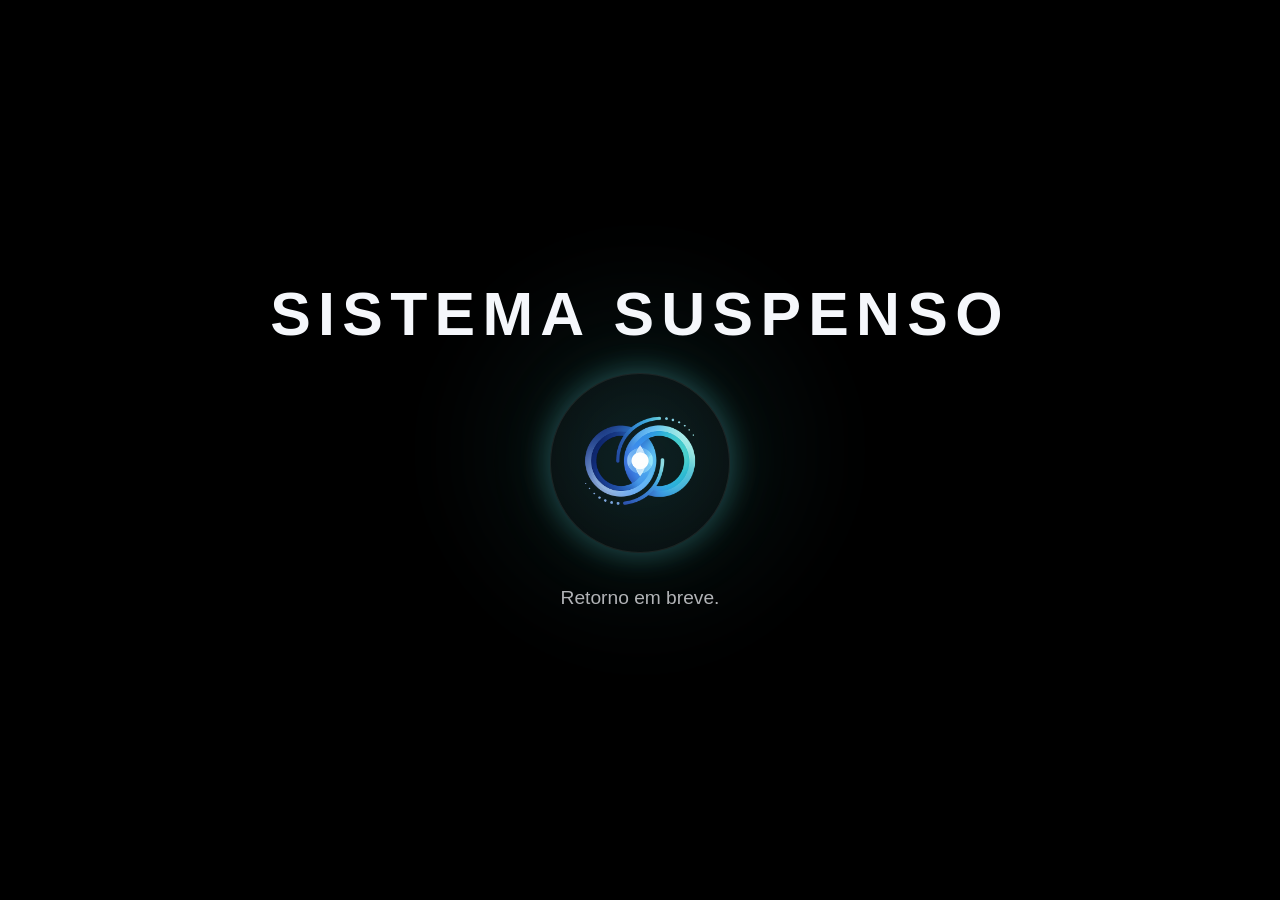
<file: index.html>
<!DOCTYPE html>
<html lang="pt-BR">
<head>
    <meta charset="UTF-8">
    <meta name="viewport" content="width=device-width, initial-scale=1.0">
    <title>SIS-C | Pausa</title>
    <link rel="icon" type="image/png" href="icosis-c.png">
    <style>
        :root {
            --bg: #000000;
            --panel: rgba(255, 255, 255, 0.04);
            --line: rgba(255, 255, 255, 0.08);
            --text: #f5f7fb;
            --text-soft: rgba(245, 247, 251, 0.72);
            --glow: rgba(98, 241, 255, 0.28);
        }

        * {
            box-sizing: border-box;
        }

        html,
        body {
            margin: 0;
            width: 100%;
            min-height: 100%;
            background: var(--bg);
            color: var(--text);
            font-family: "Bahnschrift", "Segoe UI", sans-serif;
        }

        body {
            min-height: 100vh;
            display: grid;
            place-items: center;
            overflow: hidden;
            padding: clamp(18px, 4vw, 32px);
            text-align: center;
        }

        body::before,
        body::after {
            content: "";
            position: fixed;
            inset: 0;
            pointer-events: none;
        }

        body::before {
            background: radial-gradient(circle at center, rgba(98, 241, 255, 0.08), transparent 28%);
            filter: blur(24px);
        }

        body::after {
            background: radial-gradient(circle at center, transparent 42%, rgba(0, 0, 0, 0.72) 100%);
        }

        main {
            position: relative;
            z-index: 2;
            width: min(100%, 760px);
            margin: 0 auto;
            display: grid;
            justify-items: center;
            align-content: center;
            gap: 0;
        }

        h1 {
            margin: 0 0 28px;
            font-size: clamp(2rem, 5vw, 3.8rem);
            line-height: 1;
            text-transform: uppercase;
            letter-spacing: 0.12em;
        }

        .symbol-wrap {
            display: grid;
            place-items: center;
            margin-bottom: 28px;
        }

        .symbol {
            width: clamp(110px, 24vw, 180px);
            aspect-ratio: 1;
            border-radius: 50%;
            padding: clamp(12px, 3vw, 16px);
            background: radial-gradient(circle, rgba(98, 241, 255, 0.08), rgba(255, 255, 255, 0.02));
            border: 1px solid rgba(255, 255, 255, 0.08);
            box-shadow: 0 0 30px var(--glow), 0 0 70px rgba(111, 255, 196, 0.1);
        }

        .symbol img {
            width: 100%;
            height: 100%;
            object-fit: contain;
            display: block;
        }

        p {
            margin: 0 auto;
            max-width: 34ch;
            font-size: clamp(1rem, 1.8vw, 1.2rem);
            line-height: 1.8;
            color: var(--text-soft);
        }

        @media (max-width: 640px) {
            body {
                padding: 20px;
            }

            h1 {
                margin-bottom: 22px;
                letter-spacing: 0.08em;
            }

            .symbol-wrap {
                margin-bottom: 22px;
            }

            p {
                max-width: 28ch;
                line-height: 1.7;
            }
        }
    </style>
</head>
<body>
    <main>
        <h1>Sistema Suspenso</h1>
        <div class="symbol-wrap">
            <div class="symbol">
                <img src="icosis-c.png" alt="Simbolo do sistema SIS-C">
            </div>
        </div>
        <p>Retorno em breve.</p>
    </main>
</body>
</html>
</file>
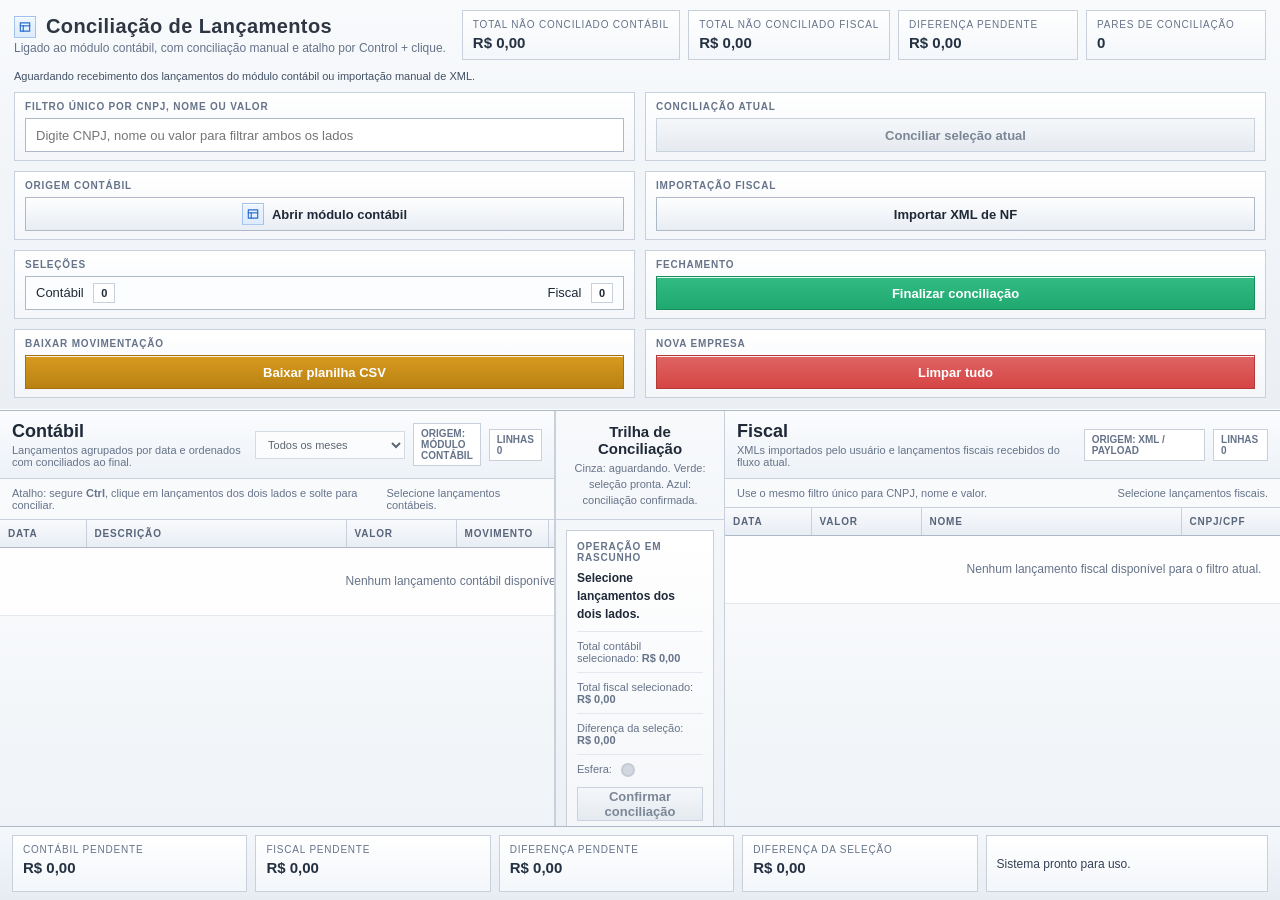
<file: conciliação.html>
<!DOCTYPE html>
<html lang="pt-BR">
<head>
    <meta charset="UTF-8">
    <meta name="viewport" content="width=device-width, initial-scale=1.0">
    <title>SIS-C | Conciliação</title>
    <style>
        :root {
            --bg: #dfe4ea;
            --surface: #f7f8fb;
            --surface-strong: #eef1f5;
            --surface-panel: #ffffff;
            --line: #c8d0db;
            --line-strong: #aeb9c8;
            --text: #1f2937;
            --muted: #667389;
            --blue: #2b6ecb;
            --blue-soft: #dcecff;
            --green: #1fa971;
            --green-soft: #daf4ea;
            --red: #d64545;
            --red-soft: #fde7e7;
            --yellow: #b88213;
            --yellow-soft: #fdf1d6;
            --shadow: 0 10px 22px rgba(67, 84, 102, 0.12);
            --topbar-height: 166px;
            --footer-height: 74px;
            --center-width: 182px;
            --font-ui: Tahoma, Verdana, Segoe UI, sans-serif;
        }

        * {
            box-sizing: border-box;
        }

        html, body {
            margin: 0;
            height: 100%;
            overflow: hidden;
            font-family: var(--font-ui);
            background:
                linear-gradient(180deg, rgba(255,255,255,0.75), rgba(223,228,234,0.96)),
                linear-gradient(90deg, rgba(163, 177, 198, 0.22) 1px, transparent 1px),
                linear-gradient(rgba(163, 177, 198, 0.16) 1px, transparent 1px);
            background-size: auto, 28px 28px, 28px 28px;
            color: var(--text);
        }

        body {
            display: grid;
            grid-template-rows: auto minmax(0, 1fr) var(--footer-height);
        }

        .topbar {
            border-bottom: 1px solid var(--line-strong);
            background: linear-gradient(180deg, #f8fafc 0%, #ebeff4 100%);
            box-shadow: inset 0 -1px 0 rgba(255,255,255,0.8);
            padding: 10px 14px 12px;
            display: grid;
            grid-template-rows: auto auto 1fr;
            gap: 10px;
        }

        .topbar-row {
            display: flex;
            align-items: center;
            gap: 12px;
            min-width: 0;
        }

        .brand {
            min-width: 300px;
        }

        .brand-title {
            font-size: 20px;
            font-weight: 700;
            color: #2d3642;
            letter-spacing: 0.02em;
        }

        .brand-subtitle {
            margin-top: 3px;
            font-size: 12px;
            color: var(--muted);
        }

        .status-pills {
            display: flex;
            flex-wrap: wrap;
            gap: 8px;
            margin-left: auto;
        }

        .pill {
            min-width: 180px;
            border: 1px solid var(--line);
            background: linear-gradient(180deg, #ffffff, #f3f6fa);
            box-shadow: inset 0 1px 0 rgba(255,255,255,0.85);
            padding: 8px 10px;
        }

        .pill-label {
            font-size: 10px;
            text-transform: uppercase;
            letter-spacing: 0.08em;
            color: var(--muted);
        }

        .pill-value {
            margin-top: 4px;
            font-size: 15px;
            font-weight: 700;
            color: #243142;
        }

        .controls-grid {
            display: grid;
            grid-template-columns: minmax(280px, 1.5fr) repeat(5, minmax(135px, 0.45fr));
            gap: 10px;
            align-items: stretch;
        }

        .control-box {
            border: 1px solid var(--line);
            background: linear-gradient(180deg, #ffffff, #f4f6fa);
            box-shadow: inset 0 1px 0 rgba(255,255,255,0.85);
            padding: 8px 10px;
            display: flex;
            flex-direction: column;
            justify-content: center;
            gap: 6px;
        }

        .control-box label {
            font-size: 10px;
            font-weight: 700;
            text-transform: uppercase;
            letter-spacing: 0.08em;
            color: var(--muted);
        }

        .field,
        .btn {
            height: 34px;
            border: 1px solid var(--line-strong);
            background: #ffffff;
            color: var(--text);
            padding: 0 10px;
            font-size: 13px;
            font-family: var(--font-ui);
            outline: none;
        }

        .field:focus {
            border-color: var(--blue);
            box-shadow: 0 0 0 2px rgba(43, 110, 203, 0.12);
        }

        .btn {
            cursor: pointer;
            background: linear-gradient(180deg, #fefefe, #e8edf4);
            box-shadow: inset 0 1px 0 rgba(255,255,255,0.85);
            font-weight: 700;
        }

        .btn:hover {
            background: linear-gradient(180deg, #ffffff, #e2e9f2);
        }

        .btn:disabled {
            cursor: not-allowed;
            color: #7b8796;
            border-color: #c9d2dd;
            background: linear-gradient(180deg, #f5f7fa, #e5eaf0);
            box-shadow: none;
        }

        .btn-primary {
            color: #ffffff;
            border-color: #2259a3;
            background: linear-gradient(180deg, #4b8be0, #2b6ecb);
        }

        .btn-primary:hover {
            background: linear-gradient(180deg, #5d98e5, #2f74d3);
        }

        .btn-success {
            color: #ffffff;
            border-color: #1a8d5d;
            background: linear-gradient(180deg, #32bc83, #1fa971);
        }

        .btn-warning {
            color: #ffffff;
            border-color: #a86f0e;
            background: linear-gradient(180deg, #d99a1f, #b88213);
        }

        .btn-danger {
            color: #ffffff;
            border-color: #b53a3a;
            background: linear-gradient(180deg, #df6464, #d64545);
        }

        .brand-title-line {
            display: flex;
            align-items: center;
            gap: 10px;
        }

        .module-accounting-icon {
            width: 22px;
            height: 22px;
            display: inline-flex;
            align-items: center;
            justify-content: center;
            border: 1px solid rgba(43, 110, 203, 0.35);
            background: linear-gradient(180deg, #eff6ff, #dcecff);
            color: var(--blue);
            box-shadow: inset 0 1px 0 rgba(255,255,255,0.9);
        }

        .module-accounting-icon svg {
            width: 14px;
            height: 14px;
            display: block;
        }

        .btn-inline-icon {
            display: inline-flex;
            align-items: center;
            gap: 8px;
        }

        .workspace {
            display: grid;
            grid-template-columns: minmax(0, 1fr) var(--center-width) minmax(0, 1fr);
            min-height: 0;
            background: rgba(255,255,255,0.24);
        }

        .panel {
            min-width: 0;
            min-height: 0;
            display: grid;
            grid-template-rows: auto auto 1fr;
            border-right: 1px solid var(--line);
            background: linear-gradient(180deg, rgba(255,255,255,0.92), rgba(240,244,248,0.92));
        }

        .panel:last-child {
            border-right: none;
        }

        .panel-head {
            display: flex;
            justify-content: space-between;
            align-items: center;
            gap: 12px;
            padding: 10px 12px;
            border-bottom: 1px solid var(--line);
            background: linear-gradient(180deg, #fbfcfe, #edf2f7);
        }

        .panel-title {
            font-size: 18px;
            font-weight: 700;
        }

        .panel-subtitle {
            margin-top: 2px;
            font-size: 11px;
            color: var(--muted);
        }

        .panel-meta {
            display: flex;
            align-items: center;
            gap: 8px;
        }

        .tag {
            border: 1px solid var(--line);
            background: #ffffff;
            padding: 4px 7px;
            font-size: 10px;
            font-weight: 700;
            text-transform: uppercase;
            color: var(--muted);
        }

        .month-picker {
            min-width: 150px;
            height: 28px;
            border: 1px solid var(--line);
            background: #ffffff;
            color: var(--text);
            font-size: 11px;
            font-family: var(--font-ui);
            padding: 0 8px;
        }

        .shortcuts-bar {
            display: flex;
            justify-content: space-between;
            gap: 10px;
            padding: 8px 12px;
            border-bottom: 1px solid var(--line);
            background: #f8fafc;
            font-size: 11px;
            color: var(--muted);
        }

        .panel-body {
            min-height: 0;
            overflow: auto;
            cursor: grab;
            overscroll-behavior: contain;
            touch-action: pan-y pan-x;
            scrollbar-gutter: stable;
        }

        .panel-body.is-dragging {
            cursor: grabbing;
            user-select: none;
        }

        table {
            width: 100%;
            border-collapse: collapse;
            table-layout: fixed;
        }

        thead th {
            position: sticky;
            top: 0;
            z-index: 3;
            padding: 8px 8px;
            border-bottom: 1px solid var(--line-strong);
            border-right: 1px solid var(--line);
            background: linear-gradient(180deg, #f9fafc, #e8edf4);
            font-size: 10px;
            font-weight: 700;
            text-align: left;
            text-transform: uppercase;
            letter-spacing: 0.08em;
            color: #58657a;
        }

        thead th:last-child,
        tbody td:last-child {
            border-right: none;
        }

        tbody td {
            padding: 8px 8px;
            border-bottom: 1px solid #e4e9f0;
            border-right: 1px solid #edf1f5;
            font-size: 12px;
            vertical-align: top;
            background: rgba(255,255,255,0.86);
        }

        tbody tr:hover td {
            background: #f4f8fe;
        }

        .group-row td {
            position: sticky;
            top: 30px;
            z-index: 2;
            padding: 7px 10px;
            background: linear-gradient(180deg, #f0f5fb, #e4edf8);
            border-bottom: 1px solid #cfd9e4;
            border-right: none;
            font-size: 11px;
            font-weight: 700;
            color: #375a84;
        }

        .selected td {
            background: #e2f0ff !important;
        }

        .selected-fiscal td {
            background: #e5f8ef !important;
        }

        .conciliated td {
            background: #f4f7fa;
            color: #657388;
        }

        .seal {
            display: inline-flex;
            align-items: center;
            gap: 4px;
            margin-top: 4px;
            padding: 2px 7px;
            border: 1px solid #b9c9e3;
            background: #e6f0ff;
            color: #285ea6;
            font-size: 10px;
            font-weight: 700;
            text-transform: uppercase;
        }

        .amount {
            font-weight: 700;
            white-space: nowrap;
        }

        .tick-cell {
            text-align: center;
            vertical-align: middle;
        }

        .tick-button {
            width: 22px;
            height: 22px;
            border-radius: 999px;
            border: 2px solid #b6c1cf;
            background: linear-gradient(180deg, #ffffff, #eef2f6);
            display: inline-flex;
            align-items: center;
            justify-content: center;
            cursor: pointer;
            padding: 0;
            transition: transform 0.15s ease, border-color 0.15s ease, background 0.15s ease;
        }

        .tick-button:hover {
            transform: scale(1.05);
            border-color: #8ea3bf;
        }

        .tick-button::after {
            content: '✓';
            font-size: 11px;
            font-weight: 700;
            line-height: 1;
            color: #ffffff;
            opacity: 0;
        }

        .tick-button.is-selected {
            border-color: #2b6ecb;
            background: linear-gradient(180deg, #4b8be0, #2b6ecb);
        }

        .tick-button.is-selected::after {
            opacity: 1;
        }

        .tick-button.is-conciliated {
            border-color: #1fa971;
            background: linear-gradient(180deg, #32bc83, #1fa971);
        }

        .tick-button.is-conciliated::after {
            opacity: 1;
        }

        .tick-button:disabled {
            cursor: default;
            opacity: 0.95;
        }

        .direction {
            display: inline-flex;
            align-items: center;
            gap: 5px;
            padding: 2px 6px;
            font-size: 10px;
            font-weight: 700;
            text-transform: uppercase;
            border: 1px solid transparent;
            white-space: nowrap;
        }

        .direction.in {
            color: #17704f;
            background: var(--green-soft);
            border-color: #b7e6d2;
        }

        .direction.out {
            color: #b53333;
            background: var(--red-soft);
            border-color: #efc2c2;
        }

        .ellipsis {
            overflow: hidden;
            text-overflow: ellipsis;
            white-space: nowrap;
        }

        .wrap {
            white-space: normal;
            word-break: break-word;
            line-height: 1.35;
        }

        .table-input {
            width: 100%;
            min-height: 28px;
            border: 1px solid #cdd6e0;
            background: #ffffff;
            color: var(--text);
            padding: 4px 6px;
            font-size: 12px;
            font-family: var(--font-ui);
        }

        .table-input:focus {
            border-color: var(--blue);
            box-shadow: 0 0 0 2px rgba(43, 110, 203, 0.12);
            outline: none;
        }

        .center-rail {
            display: grid;
            grid-template-rows: auto auto 1fr;
            min-height: 0;
            height: 100%;
            border-right: 1px solid var(--line);
            border-left: 1px solid var(--line);
            background: linear-gradient(180deg, #f7f9fb, #ecf0f5);
        }

        .center-head {
            padding: 12px 10px 10px;
            border-bottom: 1px solid var(--line);
            text-align: center;
        }

        .center-title {
            font-size: 15px;
            font-weight: 700;
        }

        .center-note {
            margin-top: 4px;
            font-size: 11px;
            color: var(--muted);
            line-height: 1.45;
        }

        .draft-box {
            margin: 10px;
            padding: 10px;
            border: 1px solid var(--line);
            background: linear-gradient(180deg, #ffffff, #f4f6f9);
        }

        .draft-label {
            font-size: 10px;
            text-transform: uppercase;
            font-weight: 700;
            color: var(--muted);
            letter-spacing: 0.08em;
        }

        .draft-value {
            margin-top: 6px;
            font-size: 12px;
            font-weight: 700;
            line-height: 1.5;
        }

        .draft-diff {
            margin-top: 8px;
            padding-top: 8px;
            border-top: 1px solid #e4e8ee;
            font-size: 11px;
            color: var(--muted);
        }

        .draft-diff.alert {
            color: var(--yellow);
            border-top-color: #f0ddb3;
        }

        .draft-diff.alert strong {
            color: #9a6708;
        }

        .draft-actions {
            display: grid;
            gap: 8px;
            margin-top: 10px;
        }

        .draft-button {
            width: 100%;
        }

        .timeline {
            min-height: 0;
            overflow: auto;
            padding: 10px;
            display: flex;
            flex-direction: column;
            gap: 10px;
        }

        .timeline-dot,
        .timeline-entry-dot {
            width: 14px;
            height: 14px;
            border-radius: 999px;
            border: 2px solid #c4cbd6;
            background: #d3d8e0;
            flex: 0 0 auto;
        }

        .timeline-dot.ready {
            background: #26b274;
            border-color: #26b274;
        }

        .timeline-entry-dot.done {
            background: #2b6ecb;
            border-color: #2b6ecb;
        }

        .timeline-entry {
            display: grid;
            grid-template-columns: 16px 1fr;
            gap: 8px;
            align-items: start;
            padding: 8px;
            border: 1px solid var(--line);
            background: rgba(255,255,255,0.92);
        }

        .timeline-entry-title {
            font-size: 11px;
            font-weight: 700;
            line-height: 1.4;
            color: #28405f;
        }

        .timeline-entry-meta {
            margin-top: 3px;
            font-size: 10px;
            color: var(--muted);
            line-height: 1.45;
        }

        .timeline-entry-meta .difference-alert {
            color: #9a6708;
            font-weight: 700;
        }

        .timeline-entry-actions {
            margin-top: 8px;
        }

        .timeline-entry-actions .btn {
            width: 100%;
            height: 28px;
            font-size: 11px;
        }

        .timeline-summary {
            padding: 12px;
            border: 1px solid var(--line);
            background: rgba(255,255,255,0.92);
            font-size: 11px;
            line-height: 1.6;
            color: #405065;
        }

        .context-card {
            position: fixed;
            z-index: 50;
            min-width: 220px;
            max-width: 280px;
            padding: 10px;
            border: 1px solid var(--line-strong);
            background: linear-gradient(180deg, #ffffff, #f4f7fb);
            box-shadow: var(--shadow);
        }

        .context-card[hidden] {
            display: none;
        }

        .context-card-title {
            font-size: 11px;
            font-weight: 700;
            color: #2b3a4b;
        }

        .context-card-note {
            margin-top: 4px;
            font-size: 10px;
            color: var(--muted);
            line-height: 1.45;
        }

        .context-card-actions {
            margin-top: 10px;
            display: grid;
            gap: 6px;
        }

        .empty-state {
            padding: 24px 14px;
            text-align: center;
            color: var(--muted);
            font-size: 12px;
            line-height: 1.6;
        }

        .footerbar {
            border-top: 1px solid var(--line-strong);
            background: linear-gradient(180deg, #f5f8fb, #e7ecf3);
            display: grid;
            grid-template-columns: repeat(4, minmax(0, 1fr)) minmax(280px, 1.2fr);
            gap: 8px;
            align-items: center;
            padding: 8px 12px;
        }

        .footer-box {
            height: 100%;
            border: 1px solid var(--line);
            background: linear-gradient(180deg, #ffffff, #f3f6fa);
            padding: 8px 10px;
        }

        .footer-status {
            font-size: 12px;
            color: #334155;
            line-height: 1.5;
            display: flex;
            align-items: center;
        }

        .count-chip {
            display: inline-flex;
            align-items: center;
            justify-content: center;
            min-width: 22px;
            padding: 0 6px;
            height: 20px;
            margin-left: 6px;
            background: #ffffff;
            border: 1px solid var(--line);
            font-size: 11px;
            font-weight: 700;
        }

        .top-alert {
            font-size: 11px;
            color: #425166;
        }

        .subline {
            margin-top: 3px;
            font-size: 10px;
            color: var(--muted);
        }

        .muted {
            color: var(--muted);
        }

        .hidden-input {
            display: none;
        }

        @media (max-width: 1280px) {
            :root {
                --center-width: 170px;
            }

            .controls-grid {
                grid-template-columns: repeat(2, minmax(0, 1fr));
            }
        }
    </style>
</head>
<body>
    <header class="topbar">
        <div class="topbar-row">
            <div class="brand">
                <div class="brand-title-line">
                    <span class="module-accounting-icon" aria-hidden="true">
                        <svg viewBox="0 0 24 24" fill="none" stroke="currentColor" stroke-width="2" stroke-linecap="square" stroke-linejoin="miter">
                            <path d="M4 5h16v14H4z"></path>
                            <path d="M4 10h16"></path>
                            <path d="M9 10v9"></path>
                        </svg>
                    </span>
                    <div class="brand-title">Conciliação de Lançamentos</div>
                </div>
                <div class="brand-subtitle">Ligado ao módulo contábil, com conciliação manual e atalho por Control + clique.</div>
            </div>
            <div class="status-pills">
                <div class="pill">
                    <div class="pill-label">Total não conciliado contábil</div>
                    <div class="pill-value" id="pendingAccountingTotal">R$ 0,00</div>
                </div>
                <div class="pill">
                    <div class="pill-label">Total não conciliado fiscal</div>
                    <div class="pill-value" id="pendingFiscalTotal">R$ 0,00</div>
                </div>
                <div class="pill">
                    <div class="pill-label">Diferença pendente</div>
                    <div class="pill-value" id="pendingDifference">R$ 0,00</div>
                </div>
                <div class="pill">
                    <div class="pill-label">Pares de conciliação</div>
                    <div class="pill-value" id="groupCount">0</div>
                </div>
            </div>
        </div>
        <div class="topbar-row top-alert" id="topAlert">Aguardando recebimento dos lançamentos do módulo contábil ou importação manual de XML.</div>
        <div class="controls-grid">
            <div class="control-box">
                <label for="globalFilter">Filtro único por CNPJ, nome ou valor</label>
                <input id="globalFilter" class="field" type="text" placeholder="Digite CNPJ, nome ou valor para filtrar ambos os lados">
            </div>
            <div class="control-box">
                <label>Conciliação atual</label>
                <button class="btn btn-primary" id="manualConciliateButton">Conciliar seleção atual</button>
            </div>
            <div class="control-box">
                <label>Origem contábil</label>
                <button class="btn" id="openAccountingModuleButton"><span class="btn-inline-icon"><span class="module-accounting-icon" aria-hidden="true"><svg viewBox="0 0 24 24" fill="none" stroke="currentColor" stroke-width="2" stroke-linecap="square" stroke-linejoin="miter"><path d="M4 5h16v14H4z"></path><path d="M4 10h16"></path><path d="M9 10v9"></path></svg></span><span>Abrir módulo contábil</span></span></button>
            </div>
            <div class="control-box">
                <label>Importação fiscal</label>
                <button class="btn" id="importXmlButton">Importar XML de NF</button>
                <input id="xmlInput" class="hidden-input" type="file" accept=".xml,text/xml,application/xml" multiple>
            </div>
            <div class="control-box">
                <label>Seleções</label>
                <div class="field" style="display:flex;align-items:center;justify-content:space-between;background:#fbfdff;">
                    <span>Contábil <span class="count-chip" id="selectedAccountingCount">0</span></span>
                    <span>Fiscal <span class="count-chip" id="selectedFiscalCount">0</span></span>
                </div>
            </div>
            <div class="control-box">
                <label>Fechamento</label>
                <button class="btn btn-success" id="finalizeButton">Finalizar conciliação</button>
            </div>
            <div class="control-box">
                <label>Baixar movimentação</label>
                <button class="btn btn-warning" id="downloadMovementButton">Baixar planilha CSV</button>
            </div>
            <div class="control-box">
                <label>Nova empresa</label>
                <button class="btn btn-danger" id="clearWorkspaceButton">Limpar tudo</button>
            </div>
        </div>
    </header>

    <main class="workspace">
        <section class="panel">
            <div class="panel-head">
                <div>
                    <div class="panel-title">Contábil</div>
                    <div class="panel-subtitle">Lançamentos agrupados por data e ordenados com conciliados ao final.</div>
                </div>
                <div class="panel-meta">
                    <select class="month-picker" id="accountingMonthFilter" aria-label="Selecionar mês contábil recebido do módulo contábil">
                        <option value="all">Todos os meses</option>
                    </select>
                    <div class="tag">Origem: módulo contábil</div>
                    <div class="tag">Linhas <span id="accountingCount">0</span></div>
                </div>
            </div>
            <div class="shortcuts-bar">
                <span>Atalho: segure <strong>Ctrl</strong>, clique em lançamentos dos dois lados e solte para conciliar.</span>
                <span id="accountingSelectionHint">Selecione lançamentos contábeis.</span>
            </div>
            <div class="panel-body">
                <table>
                    <thead>
                        <tr>
                            <th style="width:86px;">Data</th>
                            <th style="width:260px;">Descrição</th>
                            <th style="width:110px;">Valor</th>
                            <th style="width:92px;">Movimento</th>
                            <th style="width:150px;">CNPJ/CPF</th>
                            <th style="width:120px;">Conta Débito</th>
                            <th style="width:120px;">Conta Crédito</th>
                            <th style="width:62px;text-align:center;">Tick</th>
                        </tr>
                    </thead>
                    <tbody id="accountingTableBody"></tbody>
                </table>
            </div>
        </section>

        <section class="center-rail">
            <div class="center-head">
                <div class="center-title">Trilha de Conciliação</div>
                <div class="center-note">Cinza: aguardando. Verde: seleção pronta. Azul: conciliação confirmada.</div>
            </div>
            <div class="draft-box">
                <div class="draft-label">Operação em rascunho</div>
                <div class="draft-value" id="draftLabel">Selecione lançamentos dos dois lados.</div>
                <div class="draft-diff">Total contábil selecionado: <strong id="draftAccountingTotal">R$ 0,00</strong></div>
                <div class="draft-diff">Total fiscal selecionado: <strong id="draftFiscalTotal">R$ 0,00</strong></div>
                <div class="draft-diff" id="draftDifferenceRow">Diferença da seleção: <strong id="draftDifference">R$ 0,00</strong></div>
                <div class="draft-diff">Esfera: <span class="timeline-dot" id="draftDot" style="display:inline-block;vertical-align:middle;margin-left:6px;"></span></div>
                <div class="draft-actions">
                    <button class="btn btn-primary draft-button" id="draftConciliateButton" disabled>Confirmar conciliação</button>
                </div>
            </div>
            <div class="timeline" id="timeline"></div>
        </section>

        <section class="panel">
            <div class="panel-head">
                <div>
                    <div class="panel-title">Fiscal</div>
                    <div class="panel-subtitle">XMLs importados pelo usuário e lançamentos fiscais recebidos do fluxo atual.</div>
                </div>
                <div class="panel-meta">
                    <div class="tag">Origem: XML / payload</div>
                    <div class="tag">Linhas <span id="fiscalCount">0</span></div>
                </div>
            </div>
            <div class="shortcuts-bar">
                <span>Use o mesmo filtro único para CNPJ, nome e valor.</span>
                <span id="fiscalSelectionHint">Selecione lançamentos fiscais.</span>
            </div>
            <div class="panel-body">
                <table>
                    <thead>
                        <tr>
                            <th style="width:86px;">Data</th>
                            <th style="width:110px;">Valor</th>
                            <th style="width:260px;">Nome</th>
                            <th style="width:150px;">CNPJ/CPF</th>
                            <th style="width:110px;">Número NF</th>
                            <th style="width:62px;text-align:center;">Tick</th>
                        </tr>
                    </thead>
                    <tbody id="fiscalTableBody"></tbody>
                </table>
            </div>
        </section>
    </main>

    <footer class="footerbar">
        <div class="footer-box">
            <div class="pill-label">Contábil pendente</div>
            <div class="pill-value" id="footerAccountingPending">R$ 0,00</div>
        </div>
        <div class="footer-box">
            <div class="pill-label">Fiscal pendente</div>
            <div class="pill-value" id="footerFiscalPending">R$ 0,00</div>
        </div>
        <div class="footer-box">
            <div class="pill-label">Diferença pendente</div>
            <div class="pill-value" id="footerPendingDifference">R$ 0,00</div>
        </div>
        <div class="footer-box">
            <div class="pill-label">Diferença da seleção</div>
            <div class="pill-value" id="footerDraftDifference">R$ 0,00</div>
        </div>
        <div class="footer-box footer-status" id="footerStatus">Sistema pronto para uso.</div>
    </footer>

    <div class="context-card" id="rowContextCard" hidden>
        <div class="context-card-title">Lançamento conciliado</div>
        <div class="context-card-note" id="rowContextNote">Use esta ação para desfazer a conciliação do grupo selecionado.</div>
        <div class="context-card-actions">
            <button class="btn" id="undoConciliationContextButton" type="button">Desfazer conciliação</button>
        </div>
    </div>

    <script>
        const STORAGE_KEY = 'sisc_conciliacao_workspace_html';
        const SHARED_PAYLOAD_KEY = 'sisc_conciliacao_shared_payload';
        const MESSAGE_TYPE = 'sisc-conciliacao-payload';
        const ACCOUNTING_MODULE_URL = './contabil.html';

        const state = {
            accountingEntries: [],
            fiscalEntries: [],
            groups: [],
            selectedAccountingIds: new Set(),
            selectedFiscalIds: new Set(),
            isCtrlPressed: false,
            ctrlTouchedSelection: false,
            finalizedAt: null,
            contextGroupId: null,
            selectedAccountingMonth: 'all'
        };

        const elements = {
            globalFilter: document.getElementById('globalFilter'),
            importXmlButton: document.getElementById('importXmlButton'),
            xmlInput: document.getElementById('xmlInput'),
            manualConciliateButton: document.getElementById('manualConciliateButton'),
            openAccountingModuleButton: document.getElementById('openAccountingModuleButton'),
            downloadMovementButton: document.getElementById('downloadMovementButton'),
            clearWorkspaceButton: document.getElementById('clearWorkspaceButton'),
            finalizeButton: document.getElementById('finalizeButton'),
            accountingTableBody: document.getElementById('accountingTableBody'),
            fiscalTableBody: document.getElementById('fiscalTableBody'),
            accountingCount: document.getElementById('accountingCount'),
            accountingMonthFilter: document.getElementById('accountingMonthFilter'),
            fiscalCount: document.getElementById('fiscalCount'),
            selectedAccountingCount: document.getElementById('selectedAccountingCount'),
            selectedFiscalCount: document.getElementById('selectedFiscalCount'),
            pendingAccountingTotal: document.getElementById('pendingAccountingTotal'),
            pendingFiscalTotal: document.getElementById('pendingFiscalTotal'),
            pendingDifference: document.getElementById('pendingDifference'),
            groupCount: document.getElementById('groupCount'),
            draftLabel: document.getElementById('draftLabel'),
            draftAccountingTotal: document.getElementById('draftAccountingTotal'),
            draftFiscalTotal: document.getElementById('draftFiscalTotal'),
            draftDifferenceRow: document.getElementById('draftDifferenceRow'),
            draftDifference: document.getElementById('draftDifference'),
            draftDot: document.getElementById('draftDot'),
            draftConciliateButton: document.getElementById('draftConciliateButton'),
            timeline: document.getElementById('timeline'),
            footerAccountingPending: document.getElementById('footerAccountingPending'),
            footerFiscalPending: document.getElementById('footerFiscalPending'),
            footerPendingDifference: document.getElementById('footerPendingDifference'),
            footerDraftDifference: document.getElementById('footerDraftDifference'),
            footerStatus: document.getElementById('footerStatus'),
            accountingSelectionHint: document.getElementById('accountingSelectionHint'),
            fiscalSelectionHint: document.getElementById('fiscalSelectionHint'),
            topAlert: document.getElementById('topAlert'),
            rowContextCard: document.getElementById('rowContextCard'),
            rowContextNote: document.getElementById('rowContextNote'),
            undoConciliationContextButton: document.getElementById('undoConciliationContextButton')
        };

        let dragScrollState = null;

        function currency(value) {
            return new Intl.NumberFormat('pt-BR', { style: 'currency', currency: 'BRL' }).format(Number(value || 0));
        }

        function numberOnly(value) {
            return String(value || '').replace(/\D/g, '');
        }

        function formatTaxId(value) {
            const digits = numberOnly(value);
            if (digits.length === 11) return digits.replace(/(\d{3})(\d{3})(\d{3})(\d{2})/, '$1.$2.$3-$4');
            if (digits.length === 14) return digits.replace(/(\d{2})(\d{3})(\d{3})(\d{4})(\d{2})/, '$1.$2.$3/$4-$5');
            return value || 'Não informado';
        }

        function normalizeDate(value) {
            const text = String(value || '').trim();
            if (!text) return '';
            if (/^\d{2}\/\d{2}\/\d{4}$/.test(text)) return text;
            const date = new Date(text);
            if (Number.isNaN(date.getTime())) return text;
            return date.toLocaleDateString('pt-BR');
        }

        function parseDateKey(value) {
            const [day, month, year] = String(value || '').split('/').map(Number);
            if (!day || !month || !year) return 0;
            return new Date(year, month - 1, day).getTime();
        }

        function getMonthKey(value) {
            const [day, month, year] = String(value || '').split('/').map(Number);
            if (!month || !year) return '';
            return `${year}-${String(month).padStart(2, '0')}`;
        }

        function formatMonthLabel(monthKey) {
            const [year, month] = String(monthKey || '').split('-').map(Number);
            if (!month || !year) return 'Sem mês';
            return new Date(year, month - 1, 1).toLocaleDateString('pt-BR', { month: 'long', year: 'numeric' });
        }

        function getAvailableAccountingMonths() {
            return [...new Set(state.accountingEntries.map((entry) => getMonthKey(entry.date)).filter(Boolean))].sort((left, right) => right.localeCompare(left));
        }

        function matchesSelectedAccountingMonth(entry) {
            if (state.selectedAccountingMonth === 'all') return true;
            return getMonthKey(entry.date) === state.selectedAccountingMonth;
        }

        function normalizeAccountingEntry(entry) {
            const signedAmount = Number(entry.amount || 0);
            return {
                id: String(entry.id || `acc-${Date.now()}-${Math.random().toString(36).slice(2, 6)}`),
                date: normalizeDate(entry.date),
                description: String(entry.description || entry.history || 'Lançamento contábil'),
                originalDescription: String(entry.originalDescription || entry.description || entry.history || 'Lançamento contábil'),
                amount: Math.abs(signedAmount),
                signedAmount,
                direction: entry.direction === 'saida' || signedAmount < 0 ? 'saida' : 'entrada',
                taxId: numberOnly(entry.taxId || entry.document || ''),
                debitAccount: String(entry.debitAccount || entry.debitCode || ''),
                creditAccount: String(entry.creditAccount || entry.creditCode || ''),
                descriptionEdited: Boolean(entry.descriptionEdited),
                debitEdited: Boolean(entry.debitEdited),
                creditEdited: Boolean(entry.creditEdited),
                autoDescriptionApplied: Boolean(entry.autoDescriptionApplied),
                groupId: entry.groupId || null
            };
        }

        function normalizeFiscalEntry(entry) {
            return {
                id: String(entry.id || `fis-${Date.now()}-${Math.random().toString(36).slice(2, 6)}`),
                date: normalizeDate(entry.date || entry.issueDate),
                amount: Math.abs(Number(entry.amount || 0)),
                name: String(entry.name || entry.supplier || 'Lançamento fiscal'),
                taxId: numberOnly(entry.taxId || entry.issuerTaxId || ''),
                invoiceNumber: String(entry.invoiceNumber || entry.docNumber || ''),
                key: String(entry.key || ''),
                groupId: entry.groupId || null
            };
        }

        function sortEntries(entries) {
            return [...entries].sort((left, right) => {
                if (Boolean(left.groupId) !== Boolean(right.groupId)) return left.groupId ? 1 : -1;
                return parseDateKey(right.date) - parseDateKey(left.date);
            });
        }

        function groupAccounting(entries) {
            const sorted = sortEntries(entries);
            const groups = [];
            let lastKey = null;
            sorted.forEach((entry) => {
                const key = `${entry.groupId ? 'conciliated' : 'pending'}-${entry.date || 'Sem data'}`;
                if (key !== lastKey) {
                    groups.push({ type: 'group', label: `${entry.groupId ? 'Conciliados' : 'Data'}: ${entry.date || 'Sem data'}` });
                    lastKey = key;
                }
                groups.push({ type: 'entry', entry });
            });
            return groups;
        }

        function getFilterTerm() {
            return elements.globalFilter.value.trim().toLowerCase();
        }

        function matchesFilter(entry, type) {
            const term = getFilterTerm();
            if (!term) return true;
            const amountText = currency(entry.amount).toLowerCase();
            const rawAmount = String(entry.amount.toFixed ? entry.amount.toFixed(2) : entry.amount || '').replace('.', ',');
            const haystack = type === 'accounting'
                ? [entry.description, entry.taxId, amountText, rawAmount, entry.debitAccount, entry.creditAccount, entry.date].join(' ').toLowerCase()
                : [entry.name, entry.taxId, amountText, rawAmount, entry.invoiceNumber, entry.date].join(' ').toLowerCase();
            return haystack.includes(term);
        }

        function getFilteredAccounting() {
            return state.accountingEntries.filter((entry) => matchesSelectedAccountingMonth(entry) && matchesFilter(entry, 'accounting'));
        }

        function getFilteredFiscal() {
            return state.fiscalEntries.filter((entry) => matchesSelectedAccountingMonth(entry) && matchesFilter(entry, 'fiscal'));
        }

        function syncAccountingMonthOptions() {
            const months = getAvailableAccountingMonths();
            if (state.selectedAccountingMonth !== 'all' && !months.includes(state.selectedAccountingMonth)) {
                state.selectedAccountingMonth = 'all';
            }
            elements.accountingMonthFilter.innerHTML = [
                '<option value="all">Todos os meses</option>',
                ...months.map((monthKey) => `<option value="${monthKey}">${formatMonthLabel(monthKey)}</option>`)
            ].join('');
            elements.accountingMonthFilter.value = state.selectedAccountingMonth;
            elements.accountingMonthFilter.disabled = months.length <= 1;
        }

        function getPendingTotals() {
            const accountingPending = state.accountingEntries.filter((entry) => !entry.groupId).reduce((sum, entry) => sum + entry.amount, 0);
            const fiscalPending = state.fiscalEntries.filter((entry) => !entry.groupId).reduce((sum, entry) => sum + entry.amount, 0);
            return {
                accountingPending,
                fiscalPending,
                difference: accountingPending - fiscalPending
            };
        }

        function getDraftTotals() {
            const accountingAmount = state.accountingEntries
                .filter((entry) => state.selectedAccountingIds.has(entry.id))
                .reduce((sum, entry) => sum + entry.amount, 0);
            const fiscalAmount = state.fiscalEntries
                .filter((entry) => state.selectedFiscalIds.has(entry.id))
                .reduce((sum, entry) => sum + entry.amount, 0);
            return { accountingAmount, fiscalAmount, difference: accountingAmount - fiscalAmount };
        }

        function isZeroDifference(value) {
            return Math.abs(Number(value || 0)) < 0.009;
        }

        function escapeCsv(value) {
            const text = String(value ?? '');
            return `"${text.replace(/"/g, '""')}"`;
        }

        function buildAutoDescription(accountingEntry, fiscalEntries) {
            const fiscalNames = [...new Set(fiscalEntries.map((entry) => String(entry.name || '').trim()).filter(Boolean))];
            const joinedNames = fiscalNames.length ? fiscalNames.join(' / ') : 'Lançamento fiscal';
            return accountingEntry.direction === 'saida'
                ? `PAGAMENTO A - ${joinedNames}`
                : `RECEBIMENTO DE - ${joinedNames}`;
        }

        function updateAccountingEntryField(id, field, value) {
            const normalizedValue = String(value || '').trim();
            const editFlagByField = {
                description: 'descriptionEdited',
                debitAccount: 'debitEdited',
                creditAccount: 'creditEdited'
            };
            const editFlag = editFlagByField[field];
            state.accountingEntries = state.accountingEntries.map((entry) => {
                if (entry.id !== id) return entry;
                const nextEntry = { ...entry, [field]: normalizedValue };
                if (field === 'description') {
                    nextEntry.descriptionEdited = normalizedValue !== String(entry.originalDescription || '').trim();
                    nextEntry.autoDescriptionApplied = false;
                } else if (editFlag) {
                    nextEntry[editFlag] = normalizedValue !== String(entry[field] || '').trim() ? true : entry[editFlag];
                }
                return nextEntry;
            });
            saveWorkspace();
            render();
        }

        function buildMovementCsv() {
            const fiscalByGroupId = new Map();
            state.fiscalEntries.forEach((entry) => {
                if (!entry.groupId) return;
                const current = fiscalByGroupId.get(entry.groupId) || [];
                current.push(entry);
                fiscalByGroupId.set(entry.groupId, current);
            });

            const header = [
                'Data Contabil',
                'Descricao Contabil',
                'Valor Contabil',
                'Movimento',
                'CNPJ/CPF',
                'Conta Debito',
                'Conta Credito',
                'Conciliado',
                'Fiscal Nome(s)',
                'Fiscal Valor(es)',
                'Fiscal Documento(s)',
                'Fiscal CNPJ/CPF'
            ];

            const rows = state.accountingEntries.map((entry) => {
                const relatedFiscal = entry.groupId ? (fiscalByGroupId.get(entry.groupId) || []) : [];
                return [
                    entry.date || '',
                    entry.description || '',
                    currency(entry.amount),
                    entry.direction === 'saida' ? 'Saida' : 'Entrada',
                    formatTaxId(entry.taxId),
                    entry.debitAccount || '',
                    entry.creditAccount || '',
                    entry.groupId ? 'Sim' : 'Nao',
                    relatedFiscal.map((item) => item.name).join(' | '),
                    relatedFiscal.map((item) => currency(item.amount)).join(' | '),
                    relatedFiscal.map((item) => item.invoiceNumber || '').join(' | '),
                    relatedFiscal.map((item) => formatTaxId(item.taxId)).join(' | ')
                ];
            });

            return [header, ...rows].map((row) => row.map(escapeCsv).join(';')).join('\r\n');
        }

        function downloadMovementReport() {
            if (!state.accountingEntries.length) {
                setStatus('Nao ha lancamentos contabeis para baixar na movimentacao.');
                return;
            }
            const csv = buildMovementCsv();
            const blob = new Blob([csv], { type: 'text/csv;charset=utf-8;' });
            const url = URL.createObjectURL(blob);
            const link = document.createElement('a');
            link.href = url;
            link.download = `movimentacao_conciliada_${new Date().toISOString().slice(0, 10)}.csv`;
            document.body.appendChild(link);
            link.click();
            link.remove();
            URL.revokeObjectURL(url);
            setStatus('Planilha CSV de movimentacao gerada com os lancamentos contabeis e respectivos fiscais conciliados.');
        }

        function saveWorkspace() {
            try {
                localStorage.setItem(STORAGE_KEY, JSON.stringify({
                    accountingEntries: state.accountingEntries,
                    fiscalEntries: state.fiscalEntries,
                    groups: state.groups,
                    finalizedAt: state.finalizedAt
                }));
            } catch (error) {
                console.warn('Falha ao salvar workspace de conciliação:', error);
            }
        }

        function loadWorkspace() {
            try {
                const raw = localStorage.getItem(STORAGE_KEY);
                if (!raw) return;
                const parsed = JSON.parse(raw);
                state.accountingEntries = Array.isArray(parsed.accountingEntries) ? parsed.accountingEntries.map(normalizeAccountingEntry) : [];
                state.fiscalEntries = Array.isArray(parsed.fiscalEntries) ? parsed.fiscalEntries.map(normalizeFiscalEntry) : [];
                state.groups = Array.isArray(parsed.groups) ? parsed.groups : [];
                state.finalizedAt = parsed.finalizedAt || null;
            } catch (error) {
                console.warn('Falha ao carregar workspace salvo:', error);
            }
        }

        function mergePayload(payload) {
            const incomingAccounting = Array.isArray(payload.accountingEntries) ? payload.accountingEntries.map(normalizeAccountingEntry) : [];
            const incomingFiscal = Array.isArray(payload.fiscalEntries) ? payload.fiscalEntries.map(normalizeFiscalEntry) : [];
            const existingAccountingById = new Map(state.accountingEntries.map((entry) => [entry.id, entry]));
            const existingFiscalById = new Map(state.fiscalEntries.map((entry) => [entry.id, entry]));
            const mergedFiscal = [...incomingFiscal];
            state.fiscalEntries.forEach((entry) => {
                if (!incomingFiscal.some((item) => item.id === entry.id)) mergedFiscal.push(entry);
            });
            state.accountingEntries = incomingAccounting.map((entry) => {
                const existing = existingAccountingById.get(entry.id);
                if (!existing) return entry;
                return {
                    ...entry,
                    description: existing.descriptionEdited || existing.autoDescriptionApplied ? existing.description : entry.description,
                    originalDescription: existing.originalDescription || entry.originalDescription,
                    debitAccount: existing.debitEdited ? existing.debitAccount : entry.debitAccount,
                    creditAccount: existing.creditEdited ? existing.creditAccount : entry.creditAccount,
                    descriptionEdited: existing.descriptionEdited,
                    debitEdited: existing.debitEdited,
                    creditEdited: existing.creditEdited,
                    autoDescriptionApplied: existing.autoDescriptionApplied,
                    groupId: existing.groupId || entry.groupId
                };
            });
            state.fiscalEntries = mergedFiscal.map((entry) => existingFiscalById.get(entry.id) ? { ...entry, groupId: existingFiscalById.get(entry.id).groupId || entry.groupId } : entry);
            restoreGroupBindings();
            elements.topAlert.textContent = `${incomingAccounting.length} lançamento(s) contábil(is) carregado(s) do módulo contábil.`;
            setStatus('Lançamentos recebidos do módulo contábil e integrados à área de conciliação.');
            render();
        }

        function loadSharedPayload() {
            try {
                const raw = localStorage.getItem(SHARED_PAYLOAD_KEY);
                if (!raw) return false;
                const payload = JSON.parse(raw);
                if (!payload || payload.source !== 'index') return false;
                if (!Array.isArray(payload.accountingEntries) || !payload.accountingEntries.length) return false;
                mergePayload(payload);
                return true;
            } catch (error) {
                console.warn('Falha ao carregar payload compartilhado do módulo contábil:', error);
                return false;
            }
        }

        function clearWorkspaceForNextCompany() {
            if (!window.confirm('Limpar toda a conciliação atual para iniciar outra empresa?')) return;
            state.accountingEntries = [];
            state.fiscalEntries = [];
            state.groups = [];
            state.finalizedAt = null;
            state.contextGroupId = null;
            state.selectedAccountingMonth = 'all';
            clearSelections();
            elements.globalFilter.value = '';
            elements.xmlInput.value = '';
            hideRowContextCard();
            localStorage.removeItem(STORAGE_KEY);
            localStorage.removeItem(SHARED_PAYLOAD_KEY);
            elements.topAlert.textContent = 'Área limpa. Pronta para receber lançamentos de outra empresa.';
            setStatus('Conciliação limpa com sucesso.');
            render();
        }

        function openAccountingModule() {
            window.open(ACCOUNTING_MODULE_URL, '_blank');
        }

        function restoreGroupBindings() {
            const groupMap = new Map(state.groups.map((group) => [group.id, group]));
            state.accountingEntries = state.accountingEntries.map((entry) => ({ ...entry, groupId: groupMap.has(entry.groupId) ? entry.groupId : null }));
            state.fiscalEntries = state.fiscalEntries.map((entry) => ({ ...entry, groupId: groupMap.has(entry.groupId) ? entry.groupId : null }));
            state.groups = state.groups.filter((group) => {
                const hasAccounting = state.accountingEntries.some((entry) => entry.groupId === group.id);
                const hasFiscal = state.fiscalEntries.some((entry) => entry.groupId === group.id);
                return hasAccounting && hasFiscal;
            });
        }

        function setStatus(text) {
            elements.footerStatus.textContent = text;
        }

        function hideRowContextCard() {
            state.contextGroupId = null;
            elements.rowContextCard.hidden = true;
        }

        function showRowContextCard(groupId, x, y) {
            const group = state.groups.find((item) => item.id === groupId);
            if (!group) return;
            state.contextGroupId = groupId;
            elements.rowContextNote.textContent = `${group.accountingIds.length} contábil(is) e ${group.fiscalIds.length} fiscal(is) vinculados neste grupo.`;
            elements.rowContextCard.hidden = false;
            elements.rowContextCard.style.left = `${Math.min(x, window.innerWidth - 252)}px`;
            elements.rowContextCard.style.top = `${Math.min(y, window.innerHeight - 132)}px`;
        }

        function clearSelections() {
            state.selectedAccountingIds.clear();
            state.selectedFiscalIds.clear();
        }

        function toggleSelection(type, id, ctrlKey, additive = false) {
            const list = type === 'accounting' ? state.accountingEntries : state.fiscalEntries;
            const selectedSet = type === 'accounting' ? state.selectedAccountingIds : state.selectedFiscalIds;
            const entry = list.find((item) => item.id === id);
            if (!entry || entry.groupId) return;

            if (ctrlKey || additive) {
                if (selectedSet.has(id)) selectedSet.delete(id); else selectedSet.add(id);
                if (ctrlKey) state.ctrlTouchedSelection = true;
            } else {
                selectedSet.clear();
                selectedSet.add(id);
            }
            render();
        }

        function buildDraftLabel() {
            const accountingCount = state.selectedAccountingIds.size;
            const fiscalCount = state.selectedFiscalIds.size;
            if (!accountingCount && !fiscalCount) return 'Selecione lançamentos dos dois lados.';
            return `${accountingCount} lançamento(s) contábil(is) x ${fiscalCount} lançamento(s) fiscal(is)`;
        }

        function hasDraftSelectionReady() {
            return state.selectedAccountingIds.size > 0 && state.selectedFiscalIds.size > 0;
        }

        function confirmConciliation(triggerLabel) {
            if (!hasDraftSelectionReady()) {
                setStatus('Selecione ao menos um lançamento contábil e um fiscal para conciliar.');
                return;
            }

            const draft = getDraftTotals();
            const accountingCount = state.selectedAccountingIds.size;
            const fiscalCount = state.selectedFiscalIds.size;
            const message = [
                `Confirmar conciliação ${triggerLabel ? `(${triggerLabel})` : ''}?`,
                '',
                `Contábil selecionado(s): ${accountingCount}`,
                `Fiscal selecionado(s): ${fiscalCount}`,
                `Total contábil: ${currency(draft.accountingAmount)}`,
                `Total fiscal: ${currency(draft.fiscalAmount)}`,
                `Diferença: ${currency(draft.difference)}`
            ].join('\n');

            if (!window.confirm(message)) {
                setStatus('Confirmação de conciliação cancelada.');
                return;
            }

            const groupId = `group-${Date.now()}-${Math.random().toString(36).slice(2, 6)}`;
            const group = {
                id: groupId,
                accountingIds: Array.from(state.selectedAccountingIds),
                fiscalIds: Array.from(state.selectedFiscalIds),
                accountingAmount: draft.accountingAmount,
                fiscalAmount: draft.fiscalAmount,
                difference: draft.difference,
                fiscalNames: state.fiscalEntries.filter((entry) => state.selectedFiscalIds.has(entry.id)).map((entry) => entry.name),
                createdAt: new Date().toISOString()
            };

            const selectedFiscalEntries = state.fiscalEntries.filter((entry) => state.selectedFiscalIds.has(entry.id));
            state.accountingEntries = state.accountingEntries.map((entry) => {
                if (!state.selectedAccountingIds.has(entry.id)) return entry;
                return {
                    ...entry,
                    groupId,
                    description: buildAutoDescription(entry, selectedFiscalEntries),
                    autoDescriptionApplied: true
                };
            });
            state.fiscalEntries = state.fiscalEntries.map((entry) => state.selectedFiscalIds.has(entry.id) ? { ...entry, groupId } : entry);
            state.groups.unshift(group);
            clearSelections();
            state.ctrlTouchedSelection = false;
            saveWorkspace();
            setStatus(`Conciliação confirmada com ${group.accountingIds.length} contábil(is) e ${group.fiscalIds.length} fiscal(is).`);
            render();
        }

        function undoConciliation(groupId) {
            const group = state.groups.find((item) => item.id === groupId);
            if (!group) return;

            const message = [
                'Desfazer esta conciliação?',
                '',
                `Contábil vinculado(s): ${group.accountingIds.length}`,
                `Fiscal vinculado(s): ${group.fiscalIds.length}`,
                `Total contábil: ${currency(group.accountingAmount)}`,
                `Total fiscal: ${currency(group.fiscalAmount)}`
            ].join('\n');

            if (!window.confirm(message)) {
                setStatus('Desfazer conciliação cancelado.');
                return;
            }

            state.accountingEntries = state.accountingEntries.map((entry) => {
                if (entry.groupId !== groupId) return entry;
                return {
                    ...entry,
                    groupId: null,
                    description: entry.autoDescriptionApplied ? entry.originalDescription : entry.description,
                    autoDescriptionApplied: false
                };
            });
            state.fiscalEntries = state.fiscalEntries.map((entry) => entry.groupId === groupId ? { ...entry, groupId: null } : entry);
            state.groups = state.groups.filter((item) => item.id !== groupId);
            hideRowContextCard();
            saveWorkspace();
            setStatus('Conciliação desfeita e lançamentos retornados para pendentes.');
            render();
        }

        function maybeConciliateOnCtrlRelease() {
            if (!state.ctrlTouchedSelection) return;
            state.ctrlTouchedSelection = false;
            if (state.selectedAccountingIds.size && state.selectedFiscalIds.size) {
                confirmConciliation('atalho Ctrl');
            }
        }

        function parseFiscalXml(text, fileName) {
            const xml = new DOMParser().parseFromString(text, 'text/xml');
            const tag = (name) => xml.getElementsByTagName(name)[0]?.textContent?.trim() || '';
            const amountText = tag('vNF') || tag('vCFe') || '0';
            const rawAmount = Number(String(amountText).replace(',', '.')) || 0;
            return normalizeFiscalEntry({
                id: `xml-${fileName}-${Date.now()}-${Math.random().toString(36).slice(2, 6)}`,
                date: tag('dhEmi') || tag('dEmi') || tag('dhSaiEnt') || '',
                amount: Math.abs(rawAmount),
                name: tag('xNome') || fileName,
                taxId: tag('CNPJ') || tag('CPF') || '',
                invoiceNumber: tag('nNF') || tag('nCT') || tag('nCFe') || '',
                key: tag('chNFe') || ''
            });
        }

        async function importXmlFiles(files) {
            if (!files.length) return;
            const imported = [];
            for (const file of files) {
                const text = await file.text();
                imported.push(parseFiscalXml(text, file.name));
            }

            const deduped = [...imported, ...state.fiscalEntries].filter((entry, index, list) => {
                const key = `${entry.invoiceNumber}-${entry.taxId}-${entry.amount}`;
                return list.findIndex((item) => `${item.invoiceNumber}-${item.taxId}-${item.amount}` === key) === index;
            });

            state.fiscalEntries = deduped;
            saveWorkspace();
            setStatus(`${imported.length} XML(s) importado(s) para a área fiscal.`);
            render();
        }

        function finalizeConciliation() {
            const pending = getPendingTotals();
            const hasPending = pending.accountingPending > 0.009 || pending.fiscalPending > 0.009;
            const message = hasPending
                ? 'Ainda existem valores não conciliados. Deseja finalizar mesmo assim?'
                : 'Finalizar a conciliação atual?';
            if (!window.confirm(message)) return;
            state.finalizedAt = new Date().toISOString();
            saveWorkspace();
            setStatus(`Conciliação finalizada em ${new Date(state.finalizedAt).toLocaleString('pt-BR')}.`);
            render();
        }

        function renderAccountingTable() {
            const entries = groupAccounting(getFilteredAccounting());
            if (!entries.length) {
                elements.accountingTableBody.innerHTML = '<tr><td colspan="8" class="empty-state">Nenhum lançamento contábil disponível para o filtro atual.</td></tr>';
                return;
            }

            elements.accountingTableBody.innerHTML = entries.map((row) => {
                if (row.type === 'group') return `<tr class="group-row"><td colspan="8">${row.label}</td></tr>`;
                const entry = row.entry;
                const selected = state.selectedAccountingIds.has(entry.id);
                const classes = [selected ? 'selected' : '', entry.groupId ? 'conciliated' : ''].join(' ').trim();
                const tickClass = entry.groupId ? 'is-conciliated' : (selected ? 'is-selected' : '');
                return `
                    <tr class="${classes}" data-id="${entry.id}" data-type="accounting" ${entry.groupId ? `data-group-id="${entry.groupId}"` : ''}>
                        <td>${entry.date || '—'}</td>
                        <td class="wrap">
                            <input class="table-input" type="text" value="${String(entry.description || '').replace(/&/g, '&amp;').replace(/"/g, '&quot;').replace(/</g, '&lt;')}" data-field="description" data-entry-id="${entry.id}" aria-label="Editar descrição do lançamento contábil">
                            ${entry.groupId ? '<div class="seal">Conciliado</div>' : ''}
                        </td>
                        <td><span class="amount">${currency(entry.amount)}</span></td>
                        <td>
                            <span class="direction ${entry.direction === 'entrada' ? 'in' : 'out'}">
                                ${entry.direction === 'entrada' ? '↓ Entrada' : '↑ Saída'}
                            </span>
                        </td>
                        <td class="ellipsis">${formatTaxId(entry.taxId)}</td>
                        <td><input class="table-input" type="text" value="${String(entry.debitAccount || '').replace(/&/g, '&amp;').replace(/"/g, '&quot;').replace(/</g, '&lt;')}" data-field="debitAccount" data-entry-id="${entry.id}" aria-label="Editar conta débito do lançamento contábil"></td>
                        <td><input class="table-input" type="text" value="${String(entry.creditAccount || '').replace(/&/g, '&amp;').replace(/"/g, '&quot;').replace(/</g, '&lt;')}" data-field="creditAccount" data-entry-id="${entry.id}" aria-label="Editar conta crédito do lançamento contábil"></td>
                        <td class="tick-cell">
                            <button class="tick-button ${tickClass}" type="button" data-id="${entry.id}" data-type="accounting" aria-label="Marcar lançamento contábil para conciliação" ${entry.groupId ? 'disabled' : ''}></button>
                        </td>
                    </tr>
                `;
            }).join('');
        }

        function renderFiscalTable() {
            const entries = sortEntries(getFilteredFiscal());
            if (!entries.length) {
                elements.fiscalTableBody.innerHTML = '<tr><td colspan="6" class="empty-state">Nenhum lançamento fiscal disponível para o filtro atual.</td></tr>';
                return;
            }

            elements.fiscalTableBody.innerHTML = entries.map((entry) => {
                const selected = state.selectedFiscalIds.has(entry.id);
                const classes = [selected ? 'selected-fiscal' : '', entry.groupId ? 'conciliated' : ''].join(' ').trim();
                const tickClass = entry.groupId ? 'is-conciliated' : (selected ? 'is-selected' : '');
                return `
                    <tr class="${classes}" data-id="${entry.id}" data-type="fiscal" ${entry.groupId ? `data-group-id="${entry.groupId}"` : ''}>
                        <td>${entry.date || '—'}</td>
                        <td><span class="amount">${currency(entry.amount)}</span></td>
                        <td class="wrap">
                            <div>${entry.name}</div>
                            ${entry.groupId ? '<div class="seal">Conciliado</div>' : ''}
                        </td>
                        <td class="ellipsis">${formatTaxId(entry.taxId)}</td>
                        <td class="ellipsis">${entry.invoiceNumber || '—'}</td>
                        <td class="tick-cell">
                            <button class="tick-button ${tickClass}" type="button" data-id="${entry.id}" data-type="fiscal" aria-label="Marcar lançamento fiscal para conciliação" ${entry.groupId ? 'disabled' : ''}></button>
                        </td>
                    </tr>
                `;
            }).join('');
        }

        function renderTimeline() {
            const draft = getDraftTotals();
            elements.draftLabel.textContent = buildDraftLabel();
            elements.draftAccountingTotal.textContent = currency(draft.accountingAmount);
            elements.draftFiscalTotal.textContent = currency(draft.fiscalAmount);
            elements.draftDifference.textContent = currency(draft.difference);
            elements.draftDifferenceRow.classList.toggle('alert', !isZeroDifference(draft.difference));
            elements.draftDot.className = `timeline-dot${hasDraftSelectionReady() ? ' ready' : ''}`;
            elements.draftConciliateButton.disabled = !hasDraftSelectionReady();

            if (!state.groups.length) {
                elements.timeline.innerHTML = '<div class="empty-state">Nenhuma conciliação confirmada ainda.</div>';
                return;
            }

            elements.timeline.innerHTML = `
                <div class="timeline-summary">
                    ${state.groups.length} conciliação(ões) registrada(s).<br>
                    Para desfazer uma conciliação, clique com o botão direito do mouse em um lançamento já conciliado.
                </div>
            `;
        }

        function renderMetrics() {
            const pending = getPendingTotals();
            const draft = getDraftTotals();
            elements.pendingAccountingTotal.textContent = currency(pending.accountingPending);
            elements.pendingFiscalTotal.textContent = currency(pending.fiscalPending);
            elements.pendingDifference.textContent = currency(pending.difference);
            elements.groupCount.textContent = String(state.groups.length);
            elements.footerAccountingPending.textContent = currency(pending.accountingPending);
            elements.footerFiscalPending.textContent = currency(pending.fiscalPending);
            elements.footerPendingDifference.textContent = currency(pending.difference);
            elements.footerDraftDifference.textContent = currency(draft.difference);
            elements.accountingCount.textContent = String(getFilteredAccounting().length);
            elements.fiscalCount.textContent = String(getFilteredFiscal().length);
            elements.selectedAccountingCount.textContent = String(state.selectedAccountingIds.size);
            elements.selectedFiscalCount.textContent = String(state.selectedFiscalIds.size);
            elements.accountingSelectionHint.textContent = state.selectedAccountingIds.size
                ? `${state.selectedAccountingIds.size} lançamento(s) contábil(is) selecionado(s).`
                : 'Selecione lançamentos contábeis.';
            elements.fiscalSelectionHint.textContent = state.selectedFiscalIds.size
                ? `${state.selectedFiscalIds.size} lançamento(s) fiscal(is) selecionado(s).`
                : 'Selecione lançamentos fiscais.';
            elements.manualConciliateButton.disabled = !hasDraftSelectionReady();

            if (state.finalizedAt) {
                elements.topAlert.textContent = `Conciliação finalizada em ${new Date(state.finalizedAt).toLocaleString('pt-BR')}.`;
            }
        }

        function attachRowEvents() {
            document.querySelectorAll('tr[data-id]').forEach((row) => {
                row.addEventListener('click', (event) => {
                    const type = row.getAttribute('data-type');
                    const id = row.getAttribute('data-id');
                    hideRowContextCard();
                    toggleSelection(type, id, false, true);
                });

                row.addEventListener('contextmenu', (event) => {
                    const groupId = row.getAttribute('data-group-id');
                    if (!groupId) return;
                    event.preventDefault();
                    showRowContextCard(groupId, event.clientX, event.clientY);
                });
            });

            document.querySelectorAll('.tick-button[data-id]').forEach((button) => {
                button.addEventListener('click', (event) => {
                    event.stopPropagation();
                    const type = button.getAttribute('data-type');
                    const id = button.getAttribute('data-id');
                    toggleSelection(type, id, false, true);
                });
            });

            document.querySelectorAll('.table-input[data-entry-id]').forEach((input) => {
                const persist = () => updateAccountingEntryField(input.getAttribute('data-entry-id'), input.getAttribute('data-field'), input.value);
                input.addEventListener('click', (event) => event.stopPropagation());
                input.addEventListener('change', persist);
                input.addEventListener('blur', persist);
            });

        }

        function attachDragScroll() {
            document.querySelectorAll('.panel-body').forEach((panelBody) => {
                if (panelBody.dataset.dragScrollReady === 'true') return;
                panelBody.dataset.dragScrollReady = 'true';

                panelBody.addEventListener('pointerdown', (event) => {
                    if (event.pointerType === 'mouse' && event.button !== 0) return;
                    dragScrollState = {
                        panelBody,
                        pointerId: event.pointerId,
                        pointerType: event.pointerType,
                        activated: false,
                        startX: event.clientX,
                        startY: event.clientY,
                        scrollLeft: panelBody.scrollLeft,
                        scrollTop: panelBody.scrollTop,
                        moved: false
                    };
                });

                panelBody.addEventListener('pointermove', (event) => {
                    if (!dragScrollState || dragScrollState.panelBody !== panelBody) return;
                    const deltaX = event.clientX - dragScrollState.startX;
                    const deltaY = event.clientY - dragScrollState.startY;
                    if (!dragScrollState.moved && Math.abs(deltaX) + Math.abs(deltaY) > 3) {
                        dragScrollState.moved = true;
                    }
                    if (!dragScrollState.activated && !dragScrollState.moved) return;
                    if (!dragScrollState.activated) {
                        dragScrollState.activated = true;
                        panelBody.classList.add('is-dragging');
                        panelBody.setPointerCapture(dragScrollState.pointerId);
                    }
                    panelBody.scrollLeft = dragScrollState.scrollLeft - deltaX;
                    panelBody.scrollTop = dragScrollState.scrollTop - deltaY;
                });

                const stopDrag = (event) => {
                    if (!dragScrollState || dragScrollState.panelBody !== panelBody) return;
                    if (dragScrollState.activated && panelBody.hasPointerCapture(dragScrollState.pointerId)) {
                        panelBody.releasePointerCapture(dragScrollState.pointerId);
                    }
                    panelBody.classList.remove('is-dragging');
                    dragScrollState = null;
                };

                panelBody.addEventListener('pointerup', stopDrag);
                panelBody.addEventListener('pointercancel', stopDrag);
                panelBody.addEventListener('pointerleave', (event) => {
                    if (!dragScrollState || dragScrollState.panelBody !== panelBody) return;
                    if (event.buttons === 0) stopDrag(event);
                });
            });
        }

        function render() {
            syncAccountingMonthOptions();
            renderAccountingTable();
            renderFiscalTable();
            renderTimeline();
            renderMetrics();
            attachRowEvents();
            attachDragScroll();
        }

        window.addEventListener('message', (event) => {
            if (!event.data || event.data.type !== MESSAGE_TYPE) return;
            mergePayload(event.data.payload || {});
            saveWorkspace();
        });

        window.addEventListener('storage', (event) => {
            if (event.key !== SHARED_PAYLOAD_KEY || !event.newValue) return;
            loadSharedPayload();
            saveWorkspace();
        });

        window.addEventListener('click', (event) => {
            if (elements.rowContextCard.hidden) return;
            if (elements.rowContextCard.contains(event.target)) return;
            hideRowContextCard();
        });

        window.addEventListener('keydown', (event) => {
            if (event.key === 'Escape') hideRowContextCard();
        });

        window.addEventListener('keydown', (event) => {
            if (event.key === 'Control') state.isCtrlPressed = true;
        });

        window.addEventListener('keyup', (event) => {
            if (event.key !== 'Control') return;
            state.isCtrlPressed = false;
            maybeConciliateOnCtrlRelease();
        });

        elements.globalFilter.addEventListener('input', render);
        elements.accountingMonthFilter.addEventListener('change', (event) => {
            state.selectedAccountingMonth = event.target.value || 'all';
            render();
        });
        elements.manualConciliateButton.addEventListener('click', () => confirmConciliation('manual'));
        elements.draftConciliateButton.addEventListener('click', () => confirmConciliation('trilha'));
        elements.openAccountingModuleButton.addEventListener('click', openAccountingModule);
        elements.downloadMovementButton.addEventListener('click', downloadMovementReport);
        elements.clearWorkspaceButton.addEventListener('click', clearWorkspaceForNextCompany);
        elements.undoConciliationContextButton.addEventListener('click', () => {
            if (!state.contextGroupId) return;
            undoConciliation(state.contextGroupId);
        });
        elements.finalizeButton.addEventListener('click', finalizeConciliation);
        elements.importXmlButton.addEventListener('click', () => elements.xmlInput.click());
        elements.xmlInput.addEventListener('change', async (event) => {
            await importXmlFiles(Array.from(event.target.files || []));
            event.target.value = '';
        });

        loadWorkspace();
        loadSharedPayload();
        render();
    </script>
</body>
</html>
</file>
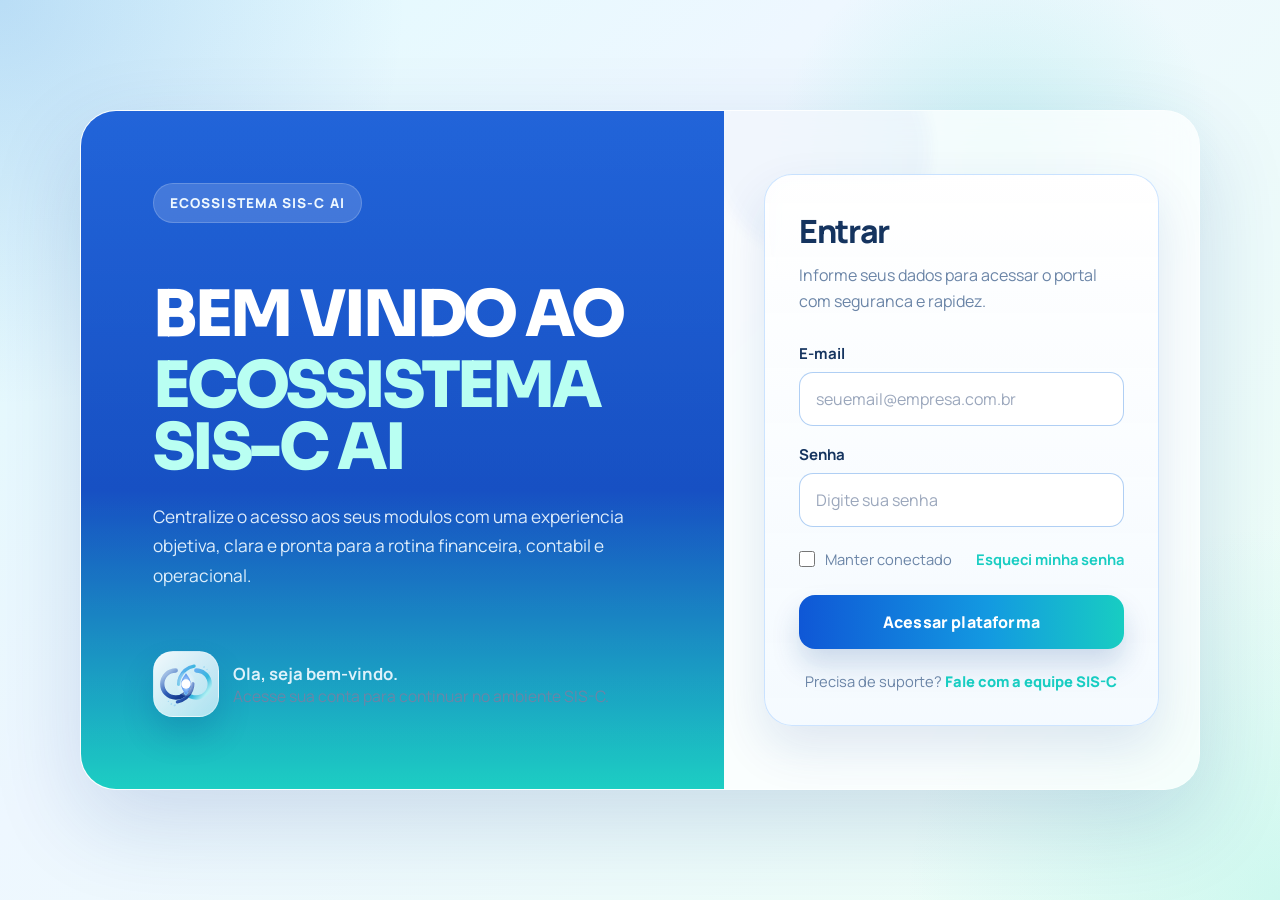
<file: indexL.html>
<!DOCTYPE html>
<html lang="pt-BR">
<head>
	<meta charset="UTF-8">
	<meta name="viewport" content="width=device-width, initial-scale=1.0">
	<title>SIS-C | Login</title>
	<link rel="icon" href="icosis-c.png" type="image/x-icon">
	<link rel="preconnect" href="https://fonts.googleapis.com">
	<link rel="preconnect" href="https://fonts.gstatic.com" crossorigin>
	<link href="https://fonts.googleapis.com/css2?family=Manrope:wght@400;500;600;700;800&family=Sora:wght@400;600;700;800&display=swap" rel="stylesheet">
	<style>
		:root {
			--bg: #edf1f3;
			--surface: rgba(255, 255, 255, 0.82);
			--surface-strong: #ffffff;
			--text: #1f3442;
			--muted: #667786;
			--line: rgba(31, 52, 66, 0.12);
			--primary: #2f7fb3;
			--primary-dark: #24648d;
			--secondary: #1d4d42;
			--shadow: 0 24px 80px rgba(31, 52, 66, 0.12);
			--radius-xl: 28px;
			--radius-lg: 20px;
			--radius-md: 14px;
		}

		* {
			box-sizing: border-box;
			margin: 0;
			padding: 0;
		}

		body {
			min-height: 100vh;
			font-family: "Manrope", sans-serif;
			color: var(--text);
			background:
				radial-gradient(circle at top left, rgba(47, 127, 179, 0.18), transparent 28%),
				radial-gradient(circle at bottom right, rgba(29, 77, 66, 0.14), transparent 24%),
				linear-gradient(135deg, #f7f9fb 0%, #e9eef2 100%);
			display: flex;
			align-items: center;
			justify-content: center;
			padding: 32px;
		}

		button,
		input {
			font-family: inherit;
		}

		.app-stage {
			width: min(1120px, 100%);
			position: relative;
		}

		.app-stage.authenticated,
		.app-stage.show-office-dev {
			width: min(1480px, 100%);
		}

		.shell {
			width: 100%;
			min-height: 680px;
			border: 1px solid rgba(255, 255, 255, 0.7);
			border-radius: 36px;
			background: rgba(255, 255, 255, 0.44);
			box-shadow: var(--shadow);
			backdrop-filter: blur(18px);
			overflow: hidden;
			display: grid;
			grid-template-columns: 1.15fr 0.85fr;
			position: relative;
		}

		.screen {
			transition: opacity 0.35s ease, transform 0.35s ease;
		}

		.modules-screen {
			display: none;
			padding: 42px;
			grid-template-columns: 1fr;
			background: rgba(255, 255, 255, 0.52);
		}

		.development-screen {
			display: none;
			padding: 42px;
			grid-template-columns: 1fr;
			background: rgba(255, 255, 255, 0.56);
		}

		.app-stage.authenticated .login-screen {
			display: none;
		}

		.app-stage.authenticated .modules-screen {
			display: grid;
			animation: rise 0.5s ease-out both;
		}

		.app-stage.show-office-dev .modules-screen {
			display: none;
		}

		.app-stage.show-office-dev .development-screen {
			display: grid;
			animation: rise 0.45s ease-out both;
		}

		.shell::before,
		.shell::after {
			content: "";
			position: absolute;
			border-radius: 999px;
			filter: blur(8px);
			opacity: 0.7;
		}

		.shell::before {
			width: 220px;
			height: 220px;
			background: rgba(47, 127, 179, 0.14);
			top: -72px;
			right: 24%;
		}

		.shell::after {
			width: 260px;
			height: 260px;
			background: rgba(29, 77, 66, 0.12);
			bottom: -120px;
			left: -40px;
		}

		.hero,
		.panel {
			position: relative;
			z-index: 1;
		}

		.hero {
			padding: 72px;
			display: flex;
			flex-direction: column;
			justify-content: space-between;
			background: linear-gradient(180deg, rgba(255, 255, 255, 0.18), rgba(255, 255, 255, 0.04));
		}

		.badge {
			width: fit-content;
			padding: 10px 16px;
			border-radius: 999px;
			background: rgba(255, 255, 255, 0.72);
			border: 1px solid rgba(31, 52, 66, 0.08);
			color: var(--primary);
			font-size: 0.85rem;
			font-weight: 800;
			letter-spacing: 0.08em;
			text-transform: uppercase;
		}

		.headline {
			display: grid;
			gap: 24px;
			max-width: 560px;
			animation: rise 0.8s ease-out both;
		}

		.headline h1 {
			font-size: clamp(2.8rem, 5vw, 4.6rem);
			line-height: 0.96;
			letter-spacing: -0.05em;
			font-weight: 800;
		}

		.headline p {
			font-size: 1.08rem;
			line-height: 1.7;
			color: var(--muted);
			max-width: 520px;
		}

		.title-accent {
			color: var(--secondary);
			display: block;
			margin-top: 10px;
		}

		.greetings {
			display: flex;
			align-items: center;
			gap: 14px;
			color: var(--muted);
			font-size: 0.98rem;
		}

		.greetings strong {
			color: var(--text);
			display: block;
			font-size: 1.05rem;
		}

		.greetings-mark {
			width: 66px;
			height: 66px;
			border-radius: 20px;
			background: radial-gradient(circle at center, rgba(255, 255, 255, 0.94), rgba(255, 255, 255, 0.55));
			display: grid;
			place-items: center;
			box-shadow: 0 16px 30px rgba(47, 127, 179, 0.18);
			border: 1px solid rgba(47, 127, 179, 0.12);
		}

		.panel {
			padding: 40px;
			display: flex;
			align-items: center;
			justify-content: center;
		}

		.login-card {
			width: min(420px, 100%);
			padding: 34px;
			border-radius: var(--radius-xl);
			background: var(--surface);
			border: 1px solid rgba(255, 255, 255, 0.74);
			box-shadow: 0 18px 56px rgba(20, 33, 61, 0.12);
			backdrop-filter: blur(16px);
			animation: rise 0.9s ease-out 0.1s both;
		}

		.login-card h2 {
			font-size: 2rem;
			font-weight: 800;
			letter-spacing: -0.04em;
			margin-bottom: 10px;
		}

		.login-card p {
			color: var(--muted);
			line-height: 1.6;
			margin-bottom: 28px;
		}

		.form {
			display: grid;
			gap: 18px;
		}

		.field {
			display: grid;
			gap: 8px;
		}

		.field label {
			font-size: 0.94rem;
			font-weight: 700;
		}

		.field input {
			width: 100%;
			padding: 15px 16px;
			border-radius: var(--radius-md);
			border: 1px solid var(--line);
			background: var(--surface-strong);
			font: inherit;
			color: var(--text);
			transition: border-color 0.2s ease, box-shadow 0.2s ease, transform 0.2s ease;
		}

		.field input::placeholder {
			color: #9ba7bc;
		}

		.field input:focus {
			outline: none;
			border-color: rgba(47, 127, 179, 0.4);
			box-shadow: 0 0 0 4px rgba(47, 127, 179, 0.12);
			transform: translateY(-1px);
		}

		.form-row {
			display: flex;
			align-items: center;
			justify-content: space-between;
			gap: 12px;
			margin-top: 4px;
			font-size: 0.92rem;
		}

		.checkbox {
			display: inline-flex;
			align-items: center;
			gap: 10px;
			color: var(--muted);
		}

		.checkbox input {
			width: 16px;
			height: 16px;
			accent-color: var(--secondary);
		}

		.link {
			color: var(--secondary);
			text-decoration: none;
			font-weight: 700;
		}

		.cta {
			border: 0;
			border-radius: 16px;
			padding: 16px 18px;
			font: inherit;
			font-weight: 800;
			letter-spacing: 0.01em;
			cursor: pointer;
			color: #ffffff;
			background: linear-gradient(135deg, var(--secondary), #286151);
			box-shadow: 0 18px 30px rgba(29, 77, 66, 0.24);
			transition: transform 0.2s ease, box-shadow 0.2s ease, filter 0.2s ease;
			margin-top: 8px;
		}

		.cta:hover {
			transform: translateY(-2px);
			filter: saturate(1.05);
			box-shadow: 0 22px 34px rgba(29, 77, 66, 0.3);
		}

		.card-footer {
			display: flex;
			justify-content: center;
			margin-top: 22px;
			color: var(--muted);
			font-size: 0.92rem;
		}

		.card-footer a {
			color: var(--secondary);
			font-weight: 800;
			text-decoration: none;
		}

		.modules-shell {
			display: grid;
			gap: 28px;
			height: 100%;
		}

		.modules-layout {
			display: grid;
			grid-template-columns: minmax(0, 1fr) 240px;
			gap: 22px;
			align-items: start;
		}

		.modules-main {
			display: grid;
			gap: 28px;
		}

		.modules-topbar {
			display: flex;
			justify-content: space-between;
			align-items: center;
			gap: 18px;
			padding-bottom: 8px;
			border-bottom: 1px solid rgba(20, 33, 61, 0.08);
		}

		.brand-block {
			display: grid;
			gap: 10px;
		}

		.brand-block h2 {
			font-size: clamp(2rem, 4vw, 3.2rem);
			line-height: 1;
			letter-spacing: -0.05em;
		}

		.brand-block p {
			max-width: 700px;
			color: var(--muted);
			font-size: 1.02rem;
			line-height: 1.7;
		}

		.topbar-actions {
			display: flex;
			align-items: center;
			gap: 12px;
		}

		.ghost-button {
			border: 1px solid rgba(20, 33, 61, 0.12);
			background: rgba(255, 255, 255, 0.7);
			color: var(--text);
			padding: 13px 18px;
			border-radius: 14px;
			font-size: 0.95rem;
			font-weight: 800;
			cursor: pointer;
			transition: transform 0.2s ease, border-color 0.2s ease, box-shadow 0.2s ease;
		}

		.ghost-button:hover {
			transform: translateY(-1px);
			border-color: rgba(47, 127, 179, 0.26);
			box-shadow: 0 12px 24px rgba(20, 33, 61, 0.08);
		}

		.modules-summary {
			display: grid;
			grid-template-columns: minmax(0, 1.15fr) minmax(280px, 0.85fr);
			gap: 22px;
		}

		.modules-summary > * {
			min-width: 0;
		}

		.summary-card,
		.user-card,
		.module-card {
			border-radius: 26px;
			background: rgba(255, 255, 255, 0.78);
			border: 1px solid rgba(255, 255, 255, 0.72);
			box-shadow: 0 18px 45px rgba(20, 33, 61, 0.09);
		}

		.summary-card {
			padding: 28px;
			display: grid;
			gap: 18px;
		}

		.summary-card strong,
		.user-card strong,
		.module-card strong {
			font-size: 0.92rem;
			text-transform: uppercase;
			letter-spacing: 0.08em;
			color: var(--secondary);
		}

		.summary-card h3 {
			font-size: clamp(1.8rem, 3vw, 2.5rem);
			line-height: 1.05;
			letter-spacing: -0.04em;
		}

		.summary-card p,
		.user-card p,
		.module-card p {
			color: var(--muted);
			line-height: 1.7;
		}

		.summary-pill-row {
			display: flex;
			flex-wrap: wrap;
			gap: 12px;
		}

		.summary-pill {
			padding: 11px 14px;
			border-radius: 999px;
			background: rgba(47, 127, 179, 0.08);
			color: var(--primary-dark);
			font-size: 0.9rem;
			font-weight: 800;
		}

		.user-card {
			padding: 24px;
			display: grid;
			gap: 14px;
			align-content: space-between;
		}

		.user-card-header {
			display: flex;
			align-items: center;
			gap: 14px;
		}

		.user-avatar {
			width: 66px;
			height: 66px;
			border-radius: 18px;
			background: radial-gradient(circle at center, rgba(255, 255, 255, 0.96), rgba(255, 255, 255, 0.72));
			display: grid;
			place-items: center;
			box-shadow: 0 16px 30px rgba(47, 127, 179, 0.18);
			border: 1px solid rgba(47, 127, 179, 0.12);
		}

		.sis-logo {
			width: 40px;
			height: 40px;
			display: block;
		}

		.sis-logo.logo-large {
			width: 54px;
			height: 54px;
		}

		.sis-logo .logo-left {
			stroke: url(#sisGradientLeft);
		}

		.sis-logo .logo-right {
			stroke: url(#sisGradientRight);
		}

		.sis-logo .logo-core {
			fill: url(#sisCoreGradient);
		}

		.sis-logo .logo-orbit {
			fill: url(#sisOrbitGradient);
		}

		.sis-logo .logo-dot {
			fill: url(#sisDotGradient);
		}

		.sis-logo .logo-center {
			fill: #ffffff;
		}

		.module-grid {
			display: grid;
			grid-template-columns: repeat(4, minmax(0, 1fr));
			gap: 18px;
		}

		.module-card {
			padding: 26px;
			display: grid;
			gap: 18px;
			min-height: 180px;
			align-content: space-between;
			position: relative;
			overflow: hidden;
			transition: transform 0.22s ease, box-shadow 0.22s ease, border-color 0.22s ease;
		}

		.module-card:hover {
			transform: translateY(-5px);
			border-color: rgba(47, 127, 179, 0.18);
			box-shadow: 0 24px 54px rgba(20, 33, 61, 0.12);
		}

		.module-card.is-locked {
			border-color: rgba(255, 145, 41, 0.42);
			box-shadow: 0 24px 54px rgba(20, 33, 61, 0.14);
		}

		.module-card.is-locked::before {
			content: "";
			position: absolute;
			inset: 0;
			padding: 2px;
			border-radius: 26px;
			background: repeating-linear-gradient(
				-45deg,
				#ff9a2f 0 16px,
				#121212 16px 32px
			);
			background-size: 180% 180%;
			animation: cautionShift 6s linear infinite;
			-webkit-mask: linear-gradient(#fff 0 0) content-box, linear-gradient(#fff 0 0);
			mask: linear-gradient(#fff 0 0) content-box, linear-gradient(#fff 0 0);
			-webkit-mask-composite: xor;
			mask-composite: exclude;
			pointer-events: none;
		}

		.module-card.is-locked::after {
			content: "Em desenvolvimento";
			position: absolute;
			top: 16px;
			right: -42px;
			padding: 8px 48px;
			background: repeating-linear-gradient(
				-45deg,
				#ff9a2f 0 12px,
				#121212 12px 24px
			);
			color: #ffffff;
			font-size: 0.68rem;
			font-weight: 800;
			letter-spacing: 0.12em;
			text-transform: uppercase;
			transform: rotate(34deg);
			box-shadow: 0 10px 20px rgba(18, 18, 18, 0.22);
			pointer-events: none;
		}

		.module-card.is-locked > * {
			position: relative;
			z-index: 1;
		}

		.lock-badge {
			width: fit-content;
			padding: 7px 12px;
			border-radius: 999px;
			display: inline-flex;
			align-items: center;
			gap: 8px;
			background: rgba(255, 154, 47, 0.14);
			border: 1px solid rgba(255, 154, 47, 0.32);
			color: #8b4b10;
			font-size: 0.76rem;
			font-weight: 800;
			letter-spacing: 0.05em;
			text-transform: uppercase;
		}

		.lock-badge svg {
			width: 14px;
			height: 14px;
			stroke: currentColor;
			fill: none;
			stroke-width: 2;
			stroke-linecap: round;
			stroke-linejoin: round;
		}

		.module-icon {
			width: 56px;
			height: 56px;
			border-radius: 18px;
			display: grid;
			place-items: center;
			font-size: 1.3rem;
			font-weight: 800;
			color: #fff;
		}

		.module-card[data-module="contabil"] .module-icon {
			background: linear-gradient(135deg, #2f7fb3, #76a9ca);
		}

		.module-card[data-module="office"] .module-icon {
			background: linear-gradient(135deg, #7c8b97, #aab5bd);
		}

		.module-card[data-module="fiscal"] .module-icon {
			background: linear-gradient(135deg, #1d4d42, #3f7467);
		}

		.module-card[data-module="societario"] .module-icon {
			background: linear-gradient(135deg, #4e6776, #8ba0ad);
		}

		.module-card h4 {
			font-size: 1.3rem;
			line-height: 1.1;
			letter-spacing: -0.03em;
		}

		.module-link,
		.office-button {
			border: 0;
			display: inline-flex;
			align-items: center;
			justify-content: center;
			padding: 14px 16px;
			border-radius: 14px;
			background: #233845;
			color: #fff;
			font-size: 0.95rem;
			font-weight: 800;
			cursor: pointer;
			transition: transform 0.2s ease, opacity 0.2s ease;
			text-decoration: none;
		}

		.module-link:hover,
		.office-button:hover {
			transform: translateY(-1px);
			opacity: 0.94;
		}

		.modules-sidebar {
			position: sticky;
			top: 42px;
			padding: 22px;
			border-radius: 26px;
			background: rgba(255, 255, 255, 0.82);
			border: 1px solid rgba(255, 255, 255, 0.72);
			box-shadow: 0 18px 45px rgba(20, 33, 61, 0.09);
			display: grid;
			gap: 16px;
		}

		.modules-sidebar-title {
			font-size: 0.82rem;
			font-weight: 800;
			letter-spacing: 0.08em;
			text-transform: uppercase;
			color: var(--secondary);
		}

		.modules-sidebar p {
			color: var(--muted);
			font-size: 0.94rem;
			line-height: 1.6;
		}

		.sidebar-nav {
			display: grid;
			gap: 12px;
		}

		.sidebar-link {
			display: grid;
			gap: 4px;
			padding: 16px;
			border-radius: 18px;
			text-decoration: none;
			background: linear-gradient(135deg, rgba(47, 127, 179, 0.08), rgba(29, 77, 66, 0.08));
			border: 1px solid rgba(47, 127, 179, 0.1);
			transition: transform 0.2s ease, border-color 0.2s ease, box-shadow 0.2s ease;
		}

		.sidebar-link-header {
			display: flex;
			align-items: center;
			gap: 12px;
		}

		.sidebar-icon {
			width: 46px;
			height: 46px;
			border-radius: 16px;
			display: grid;
			place-items: center;
			flex-shrink: 0;
			position: relative;
			overflow: hidden;
		}

		.sidebar-link[data-quick="msg"] .sidebar-icon {
			background: linear-gradient(135deg, #1d4d42, #2f7fb3);
			box-shadow: 0 14px 24px rgba(29, 77, 66, 0.18);
		}

		.sidebar-link[data-quick="mail"] .sidebar-icon {
			background: linear-gradient(135deg, #2f7fb3, #4e6776);
			box-shadow: 0 14px 24px rgba(47, 127, 179, 0.18);
		}

		.sidebar-icon svg {
			width: 26px;
			height: 26px;
			stroke: #ffffff;
			fill: none;
			stroke-width: 1.8;
			stroke-linecap: round;
			stroke-linejoin: round;
			position: relative;
			z-index: 1;
		}

		.sidebar-icon::after {
			content: "";
			position: absolute;
			inset: 8px;
			border-radius: 12px;
			border: 1px solid rgba(255, 255, 255, 0.18);
		}

		.sidebar-link:hover {
			transform: translateY(-2px);
			border-color: rgba(47, 127, 179, 0.18);
			box-shadow: 0 16px 28px rgba(20, 33, 61, 0.08);
		}

		.sidebar-link strong {
			font-size: 0.96rem;
			letter-spacing: 0.02em;
			color: var(--text);
		}

		.sidebar-link span {
			font-size: 0.84rem;
			color: var(--muted);
		}

		@media (max-width: 1180px) {
			body {
				padding: 24px;
			}

			.app-stage {
				width: min(100%, 1040px);
			}

			.shell {
				min-height: 640px;
			}

			.hero {
				padding: 56px;
			}

			.modules-layout {
				grid-template-columns: minmax(0, 1fr) 220px;
			}

			.module-grid {
				grid-template-columns: repeat(2, minmax(0, 1fr));
			}
		}

		.development-shell {
			height: 100%;
			display: grid;
			grid-template-columns: minmax(0, 1.05fr) minmax(320px, 0.95fr);
			gap: 24px;
			align-items: stretch;
		}

		.development-copy,
		.development-visual {
			border-radius: 30px;
			background: rgba(255, 255, 255, 0.8);
			border: 1px solid rgba(255, 255, 255, 0.76);
			box-shadow: 0 18px 45px rgba(20, 33, 61, 0.09);
		}

		.development-copy {
			padding: 36px;
			display: grid;
			gap: 18px;
			align-content: center;
		}

		.development-copy h2 {
			font-size: clamp(2.3rem, 4vw, 3.6rem);
			line-height: 0.98;
			letter-spacing: -0.05em;
		}

		.development-copy p {
			color: var(--muted);
			line-height: 1.8;
			max-width: 560px;
		}

		.development-copy p + p {
			margin-top: -4px;
		}

		.development-actions {
			display: flex;
			gap: 14px;
			flex-wrap: wrap;
			margin-top: 8px;
		}

		.secondary-link {
			display: inline-flex;
			align-items: center;
			justify-content: center;
			padding: 14px 18px;
			border-radius: 14px;
			border: 1px solid rgba(31, 52, 66, 0.12);
			color: var(--text);
			text-decoration: none;
			font-weight: 800;
			background: rgba(255, 255, 255, 0.74);
		}

		.development-visual {
			padding: 28px;
			display: grid;
			place-items: center;
			overflow: hidden;
			position: relative;
		}

		.orbit-wrap {
			position: relative;
			width: min(100%, 340px);
			aspect-ratio: 1;
			display: grid;
			place-items: center;
		}

		.orbit-ring,
		.orbit-ring::before,
		.orbit-ring::after {
			position: absolute;
			border-radius: 50%;
			border: 1px solid rgba(47, 127, 179, 0.18);
			content: "";
		}

		.orbit-ring {
			width: 78%;
			height: 78%;
			animation: spin 16s linear infinite;
		}

		.orbit-ring::before {
			inset: -14%;
			border-color: rgba(29, 77, 66, 0.14);
			animation: spinReverse 11s linear infinite;
		}

		.orbit-ring::after {
			inset: 14%;
			border-color: rgba(124, 139, 151, 0.18);
		}

		.core-badge {
			width: 140px;
			height: 140px;
			border-radius: 34px;
			background: linear-gradient(135deg, var(--secondary), var(--primary));
			box-shadow: 0 24px 40px rgba(29, 77, 66, 0.18);
			display: grid;
			place-items: center;
			color: #fff;
			font-size: 1rem;
			font-weight: 800;
			letter-spacing: 0.08em;
			text-transform: uppercase;
			text-align: center;
			animation: pulseCard 2.6s ease-in-out infinite;
		}

		.float-dot {
			position: absolute;
			width: 18px;
			height: 18px;
			border-radius: 50%;
			background: linear-gradient(135deg, var(--primary), #90b7d0);
			box-shadow: 0 8px 18px rgba(47, 127, 179, 0.22);
		}

		.float-dot.dot-a {
			top: 16%;
			right: 22%;
			animation: floatDot 4s ease-in-out infinite;
		}

		.float-dot.dot-b {
			bottom: 18%;
			left: 18%;
			background: linear-gradient(135deg, var(--secondary), #4d7d71);
			animation: floatDot 4.8s ease-in-out infinite 0.3s;
		}

		.float-dot.dot-c {
			top: 50%;
			left: 8%;
			width: 12px;
			height: 12px;
			background: linear-gradient(135deg, #8998a3, #c2cbd1);
			animation: floatDot 5.2s ease-in-out infinite 0.6s;
		}

		.status-chip {
			width: fit-content;
			padding: 10px 14px;
			border-radius: 999px;
			background: rgba(29, 77, 66, 0.08);
			color: var(--secondary);
			font-size: 0.9rem;
			font-weight: 800;
		}

		@keyframes rise {
			from {
				opacity: 0;
				transform: translateY(18px);
			}
			to {
				opacity: 1;
				transform: translateY(0);
			}
		}

		@keyframes spin {
			from {
				transform: rotate(0deg);
			}
			to {
				transform: rotate(360deg);
			}
		}

		@keyframes spinReverse {
			from {
				transform: rotate(360deg);
			}
			to {
				transform: rotate(0deg);
			}
		}

		@keyframes pulseCard {
			0%, 100% {
				transform: scale(1);
			}
			50% {
				transform: scale(1.04);
			}
		}

		@keyframes floatDot {
			0%, 100% {
				transform: translateY(0);
			}
			50% {
				transform: translateY(-12px);
			}
		}

		@keyframes cautionShift {
			from {
				background-position: 0 0;
			}
			to {
				background-position: 180% 0;
			}
		}

		@media (max-width: 960px) {
			body {
				align-items: flex-start;
			}

			.shell {
				grid-template-columns: 1fr;
				min-height: auto;
			}

			.modules-screen {
				padding: 28px;
			}

			.development-screen {
				padding: 28px;
			}

			.hero {
				padding: 44px 32px 18px;
				gap: 36px;
				justify-content: flex-start;
			}

			.panel {
				padding: 16px 24px 32px;
			}

			.modules-topbar,
			.modules-summary {
				grid-template-columns: 1fr;
				flex-direction: column;
				align-items: flex-start;
			}

			.module-grid {
				grid-template-columns: repeat(2, minmax(0, 1fr));
			}

			.modules-layout {
				grid-template-columns: 1fr;
				gap: 18px;
			}

			.modules-sidebar {
				position: static;
				order: -1;
			}

			.development-shell {
				grid-template-columns: 1fr;
			}
		}

		@media (max-width: 720px) {
			body {
				padding: 18px;
			}

			.app-stage {
				width: 100%;
			}

			.hero {
				padding: 32px 24px 12px;
				gap: 28px;
			}

			.panel {
				padding: 12px 18px 24px;
			}

			.modules-screen,
			.development-screen {
				padding: 22px;
			}

			.modules-topbar {
				gap: 14px;
			}

			.modules-summary {
				grid-template-columns: 1fr;
			}

			.module-grid {
				grid-template-columns: 1fr;
			}

			.login-card,
			.summary-card,
			.user-card,
			.module-card,
			.modules-sidebar,
			.development-copy,
			.development-visual {
				padding-left: 20px;
				padding-right: 20px;
			}

			.modules-sidebar {
				padding-top: 20px;
				padding-bottom: 20px;
			}
		}

		@media (max-width: 640px) {
			body {
				padding: 16px;
			}

			.shell {
				min-height: auto;
				border-radius: 28px;
			}

			.hero,
			.panel {
				padding-left: 20px;
				padding-right: 20px;
			}

			.hero {
				padding-top: 28px;
			}

			.headline h1 {
				font-size: 2.3rem;
			}

			.login-card {
				padding: 26px 22px;
				border-radius: 22px;
			}

			.badge {
				font-size: 0.74rem;
				padding: 9px 13px;
			}

			.modules-screen {
				padding: 18px;
			}

			.development-screen {
				padding: 18px;
			}

			.summary-card,
			.user-card,
			.module-card,
			.modules-sidebar,
			.development-copy,
			.development-visual {
				border-radius: 22px;
			}

			.module-grid {
				grid-template-columns: 1fr;
			}

			.modules-topbar {
				align-items: stretch;
			}

			.topbar-actions,
			.development-actions {
				width: 100%;
			}

			.ghost-button,
			.cta,
			.secondary-link,
			.module-link,
			.office-button {
				width: 100%;
			}

			.user-card-header,
			.sidebar-link-header,
			.greetings {
				align-items: flex-start;
			}

			.sidebar-link {
				padding: 14px;
			}

			.form-row {
				flex-direction: column;
				align-items: flex-start;
			}
		}

		@media (max-width: 420px) {
			body {
				padding: 12px;
			}

			.shell {
				border-radius: 24px;
			}

			.hero,
			.panel,
			.modules-screen,
			.development-screen {
				padding-left: 14px;
				padding-right: 14px;
			}

			.headline h1,
			.brand-block h2,
			.development-copy h2 {
				word-break: break-word;
			}

			.greetings-mark,
			.user-avatar,
			.module-icon {
				width: 42px;
				height: 42px;
				border-radius: 14px;
			}

			.sis-logo.logo-large {
				width: 34px;
				height: 34px;
			}

			.sidebar-icon {
				width: 42px;
				height: 42px;
				border-radius: 14px;
			}
		}

		/* Visual refresh aligned with the new SIS-C dashboard direction */
		:root {
			--bg: #e5fbff;
			--surface: rgba(255, 255, 255, 0.9);
			--surface-strong: #ffffff;
			--text: #15345f;
			--muted: #6b85a7;
			--line: rgba(17, 74, 160, 0.12);
			--primary: #0f57d6;
			--primary-dark: #093daa;
			--secondary: #18cdc2;
			/* Use arquivo local: url("./sua-imagem.jpg") ou link direto: url("https://seu-site.com/sua-imagem.jpg") */
			--modules-bg-image: url("FUNDO_MODULOS.jpg");
			--shadow: 0 32px 90px rgba(13, 65, 145, 0.16);
		}

		body {
			background:
				radial-gradient(circle at top left, rgba(15, 87, 214, 0.18), transparent 26%),
				radial-gradient(circle at 78% 18%, rgba(24, 205, 194, 0.16), transparent 18%),
				radial-gradient(circle at bottom right, rgba(24, 205, 194, 0.14), transparent 24%),
				linear-gradient(135deg, #dffbfd 0%, #eef7ff 38%, #ecfff6 100%);
		}
		.shell {
			border: 1px solid rgba(255, 255, 255, 0.72);
			background: rgba(255, 255, 255, 0.42);
			box-shadow: var(--shadow);
		}
		.shell::before {
			background: rgba(15, 87, 214, 0.12);
		}
		.shell::after {
			background: rgba(24, 205, 194, 0.14);
		}
		.hero {
			background:
				linear-gradient(180deg, rgba(255, 255, 255, 0.08), rgba(255, 255, 255, 0.02)),
				linear-gradient(180deg, #0f57d6 0%, #0c48c0 56%, #18cdc2 100%);
			color: #eff8ff;
		}
		.badge,
		.summary-pill,
		.lock-badge {
			background: rgba(255, 255, 255, 0.16);
			border: 1px solid rgba(255, 255, 255, 0.18);
			color: #eef8ff;
		}
		.headline h1,
		.brand-block h2,
		.development-copy h2 {
			font-family: "Sora", sans-serif;
			color: #ffffff;
			letter-spacing: -0.05em;
		}
		.title-accent {
			color: #b9fff2;
		}
		.headline p,
		.greetings,
		.greetings strong {
			color: rgba(239, 248, 255, 0.92);
		}
		.greetings-mark,
		.user-avatar,
		.sidebar-icon,
		.module-icon {
			background: linear-gradient(135deg, rgba(255, 255, 255, 0.94), rgba(220, 244, 255, 0.74));
			border: 1px solid rgba(255, 255, 255, 0.28);
			box-shadow: 0 18px 32px rgba(8, 48, 126, 0.18);
		}
		.panel,
		.modules-screen,
		.development-screen {
			background: rgba(255, 255, 255, 0.52);
		}
		.login-card,
		.summary-card,
		.user-card,
		.module-card,
		.modules-sidebar,
		.development-copy,
		.development-visual {
			background: linear-gradient(180deg, rgba(255,255,255,0.98), rgba(244,250,255,0.94));
			border: 1px solid rgba(179, 214, 255, 0.66);
			box-shadow: 0 22px 50px rgba(13, 65, 145, 0.12);
		}
		.login-card h2,
		.brand-block h2,
		.summary-card h3,
		.module-card h4,
		.modules-sidebar-title,
		.development-copy h2,
		.user-card strong,
		.module-card strong {
			color: var(--text);
		}
		.login-card p,
		.brand-block p,
		.summary-card p,
		.user-card p,
		.module-card p,
		.modules-sidebar p,
		.development-copy p,
		.card-footer,
		.greetings {
			color: var(--muted);
		}
		.field input {
			border: 1px solid rgba(165, 201, 243, 0.88);
			background: rgba(255,255,255,0.96);
			box-shadow: inset 0 1px 0 rgba(255,255,255,0.8);
		}
		.field input:focus {
			border-color: rgba(15, 87, 214, 0.48);
			box-shadow: 0 0 0 4px rgba(15, 87, 214, 0.1);
		}
		.cta,
		.module-link,
		.office-button {
			background: linear-gradient(90deg, #0f57d6 0%, #1399e1 58%, #18cdc2 100%);
			color: #ffffff;
			box-shadow: 0 16px 28px rgba(13, 65, 145, 0.18);
		}
		.cta:hover,
		.module-link:hover,
		.office-button:hover {
			filter: brightness(1.03);
			transform: translateY(-2px);
		}
		.ghost-button {
			background: #ffffff;
			color: var(--primary-dark);
			border: 1px solid rgba(132, 183, 245, 0.64);
		}
		.ghost-button:hover {
			background: #eff7ff;
		}
		.module-card {
			border-radius: 24px;
		}
		.module-card:hover {
			box-shadow: 0 26px 54px rgba(13, 65, 145, 0.16);
		}
		.module-card::before,
		.summary-card::before,
		.user-card::before,
		.modules-sidebar::before,
		.development-copy::before,
		.development-visual::before {
			content: "";
			position: absolute;
			left: 0;
			top: 0;
			width: 100%;
			height: 4px;
			border-radius: 24px 24px 0 0;
			background: linear-gradient(90deg, #0f57d6 0%, #1399e1 58%, #18cdc2 100%);
		}
		.summary-pill {
			color: var(--primary-dark);
			background: rgba(15, 87, 214, 0.08);
			border-color: rgba(15, 87, 214, 0.12);
		}
		.modules-sidebar {
			background: linear-gradient(180deg, #0f57d6 0%, #0c48c0 56%, #18cdc2 100%);
			color: #eef8ff;
		}
		.modules-sidebar-title,
		.sidebar-link strong {
			color: #ffffff;
		}
		.modules-sidebar p,
		.sidebar-link span {
			color: rgba(239, 248, 255, 0.8);
		}
		.sidebar-link {
			background: rgba(255, 255, 255, 0.1);
			border: 1px solid rgba(255, 255, 255, 0.12);
		}
		.sidebar-link:hover {
			background: rgba(255, 255, 255, 0.16);
			transform: translateY(-1px);
		}

		/* Modules dashboard refresh inspired by a broad urban control-center composition */
		.modules-screen {
			padding: 0;
			grid-template-columns: 1fr;
			background:
				linear-gradient(180deg, rgba(8, 18, 34, 0.2), rgba(8, 18, 34, 0.68)),
				var(--modules-bg-image) center/cover no-repeat,
				linear-gradient(180deg, #274863 0%, #3e5e75 24%, #28445b 58%, #162536 100%);
			position: relative;
			isolation: isolate;
		}

		.modules-screen::before {
			content: "";
			position: absolute;
			inset: 0;
			background:
				linear-gradient(90deg, rgba(10, 23, 37, 0.78) 0, rgba(10, 23, 37, 0.32) 24%, rgba(10, 23, 37, 0.14) 46%, rgba(10, 23, 37, 0.58) 100%),
				repeating-linear-gradient(90deg, transparent 0 11%, rgba(255, 210, 142, 0.08) 11.4% 11.8%, transparent 12.2% 21%),
				linear-gradient(180deg, transparent 0 54%, rgba(7, 13, 22, 0.44) 54% 61%, rgba(7, 13, 22, 0.82) 61% 100%);
			pointer-events: none;
			z-index: 0;
		}

		.modules-screen::after {
			content: "";
			position: absolute;
			left: 0;
			right: 0;
			bottom: 0;
			height: 32%;
			background:
				linear-gradient(180deg, rgba(255,255,255,0) 0%, rgba(13, 20, 31, 0.16) 28%, rgba(8, 12, 20, 0.84) 100%),
				repeating-linear-gradient(90deg, rgba(24, 38, 58, 0.94) 0 8%, rgba(45, 64, 86, 0.98) 8% 13%, rgba(16, 27, 41, 0.96) 13% 21%);
			clip-path: polygon(0 34%, 4% 28%, 9% 42%, 14% 20%, 18% 36%, 24% 14%, 31% 44%, 36% 9%, 42% 31%, 47% 7%, 53% 39%, 58% 18%, 63% 48%, 69% 11%, 75% 41%, 81% 24%, 87% 46%, 92% 18%, 100% 38%, 100% 100%, 0 100%);
			opacity: 0.92;
			pointer-events: none;
			z-index: 0;
		}

		.modules-dashboard {
			position: relative;
			z-index: 1;
			display: grid;
			gap: 28px;
			padding: 22px 20px 24px;
			min-height: 720px;
		}

		.dashboard-topbar {
			display: flex;
			justify-content: space-between;
			align-items: center;
			gap: 18px;
			color: #f6fbff;
		}

		.dashboard-brandline {
			display: flex;
			align-items: center;
			gap: 12px;
			flex-wrap: wrap;
		}

		.dashboard-wordmark {
			font-family: "Sora", sans-serif;
			font-size: 1.15rem;
			font-weight: 800;
			letter-spacing: -0.03em;
			color: #9df7cf;
		}

		.dashboard-companyline {
			font-size: 0.82rem;
			font-weight: 800;
			letter-spacing: 0.08em;
			text-transform: uppercase;
			color: rgba(255, 255, 255, 0.74);
		}

		.dashboard-toolbar {
			display: flex;
			align-items: center;
			gap: 10px;
			flex-wrap: wrap;
			justify-content: flex-end;
		}

		.dashboard-icon-btn {
			width: 40px;
			height: 40px;
			border-radius: 14px;
			display: inline-flex;
			align-items: center;
			justify-content: center;
			background: rgba(255, 255, 255, 0.1);
			border: 1px solid rgba(255, 255, 255, 0.14);
			backdrop-filter: blur(10px);
			transition: transform 0.2s ease, background 0.2s ease;
		}

		.dashboard-icon-btn:hover {
			transform: translateY(-1px);
			background: rgba(255, 255, 255, 0.18);
		}

		.dashboard-icon-btn svg {
			width: 18px;
			height: 18px;
			stroke: #ffffff;
			fill: none;
			stroke-width: 1.8;
			stroke-linecap: round;
			stroke-linejoin: round;
		}

		.dashboard-user-pill {
			display: inline-flex;
			align-items: center;
			gap: 10px;
			padding: 6px 8px 6px 6px;
			border-radius: 18px;
			background: rgba(255, 255, 255, 0.12);
			border: 1px solid rgba(255, 255, 255, 0.16);
			backdrop-filter: blur(12px);
		}

		.dashboard-user-avatar {
			width: 42px;
			height: 42px;
			border-radius: 14px;
			box-shadow: none;
			background: rgba(255, 255, 255, 0.92);
		}

		.dashboard-user-copy {
			display: grid;
			gap: 2px;
		}

		.dashboard-user-copy span {
			font-size: 0.72rem;
			text-transform: uppercase;
			letter-spacing: 0.08em;
			color: rgba(255, 255, 255, 0.68);
		}

		.dashboard-user-copy strong {
			font-size: 0.92rem;
			color: #ffffff;
		}

		.dashboard-logout {
			background: rgba(255, 255, 255, 0.12);
			color: #ffffff;
			border-color: rgba(255, 255, 255, 0.18);
		}

		.dashboard-main {
			display: grid;
			grid-template-columns: 1fr;
			gap: 22px;
			align-items: start;
			margin-top: 14px;
		}

		.dashboard-content {
			display: grid;
			gap: 22px;
		}

		.dashboard-copy {
			display: grid;
			gap: 8px;
			max-width: 520px;
			color: #ffffff;
		}

		.dashboard-kicker {
			font-size: 0.82rem;
			font-weight: 800;
			letter-spacing: 0.08em;
			text-transform: uppercase;
			color: #1de3d7;
		}

		.dashboard-copy h2 {
			font-family: "Sora", sans-serif;
			font-size: clamp(2rem, 4vw, 3.2rem);
			line-height: 0.98;
			letter-spacing: -0.05em;
		}

		.dashboard-copy p {
			font-size: 1rem;
			line-height: 1.6;
			color: rgba(244, 249, 255, 0.88);
		}

		.dashboard-module-grid {
			grid-template-columns: repeat(4, minmax(0, 1fr));
			gap: 16px;
			align-items: stretch;
		}

		.dashboard-module-grid .module-card {
			min-height: 220px;
			padding: 22px 20px;
			border-radius: 10px;
			border: none;
			box-shadow: 0 18px 36px rgba(5, 14, 28, 0.18);
			color: #ffffff;
			gap: 16px;
		}

		.dashboard-module-grid .module-card::before,
		.dashboard-module-grid .module-card::after {
			display: none;
		}

		.dashboard-module-grid .module-card:hover {
			transform: translateY(-6px) scale(1.01);
			box-shadow: 0 24px 48px rgba(5, 14, 28, 0.24);
		}

		.dashboard-module-grid .module-card strong,
		.dashboard-module-grid .module-card h4,
		.dashboard-module-grid .module-card p {
			color: #ffffff;
		}

		.dashboard-module-grid .module-card strong {
			font-size: 0.72rem;
			letter-spacing: 0.08em;
			opacity: 0.82;
		}

		.dashboard-module-grid .module-card h4 {
			font-size: 1.42rem;
		}

		.dashboard-module-grid .module-card p {
			font-size: 0.9rem;
			line-height: 1.5;
			opacity: 0.9;
		}

		.dashboard-module-grid .module-icon {
			width: 34px;
			height: 34px;
			border-radius: 10px;
			background: rgba(255, 255, 255, 0.14) !important;
			box-shadow: none;
			font-size: 1rem;
		}

		.dashboard-module-grid .module-link,
		.dashboard-module-grid .office-button {
			justify-content: flex-start;
			padding: 0;
			background: none;
			box-shadow: none;
			border-radius: 0;
			font-size: 0.86rem;
			font-weight: 800;
			color: rgba(255, 255, 255, 0.96);
		}

		.dashboard-module-grid .module-link::after,
		.dashboard-module-grid .office-button::after {
			content: "↗";
			margin-left: 8px;
			font-size: 0.92rem;
		}

		.dashboard-module-grid .module-card[data-module="contabil"] {
			background: linear-gradient(180deg, #2068c8 0%, #2e7fe1 100%);
		}

		.dashboard-module-grid .module-card[data-module="office"] {
			background: linear-gradient(180deg, #f59d23 0%, #ffb03b 100%);
		}

		.dashboard-module-grid .module-card[data-module="fiscal"] {
			background: linear-gradient(180deg, #18b9b8 0%, #1fd4cf 100%);
		}

		.dashboard-module-grid .module-card[data-module="societario"] {
			background: linear-gradient(180deg, #ff5f4d 0%, #ff7761 100%);
		}

		.dashboard-module-grid .module-card.is-locked {
			overflow: hidden;
		}

		.dashboard-module-grid .module-card.is-locked::after {
			display: block;
			content: "Em desenvolvimento";
			position: absolute;
			top: 12px;
			right: 12px;
			padding: 6px 10px;
			border-radius: 999px;
			background: rgba(9, 14, 23, 0.22);
			box-shadow: none;
			transform: none;
			font-size: 0.62rem;
			letter-spacing: 0.08em;
		}

		.dashboard-module-grid .lock-badge {
			background: rgba(255, 255, 255, 0.14);
			border-color: rgba(255, 255, 255, 0.18);
			color: #ffffff;
		}

		.dashboard-support-row {
			display: grid;
			grid-template-columns: repeat(3, minmax(0, 1fr));
			gap: 16px;
			align-items: stretch;
		}

		.dashboard-support-card {
			padding: 22px;
			border-radius: 18px;
			background: rgba(255, 255, 255, 0.9);
			border: 1px solid rgba(255, 255, 255, 0.72);
			box-shadow: 0 18px 34px rgba(7, 17, 29, 0.16);
			display: grid;
			gap: 12px;
		}

		.dashboard-support-card.is-external {
			align-content: space-between;
			min-height: 220px;
		}

		.dashboard-section-title {
			font-size: 0.84rem;
			font-weight: 800;
			letter-spacing: 0.08em;
			text-transform: uppercase;
			color: rgba(241, 249, 255, 0.76);
		}

		.dashboard-section-heading {
			display: grid;
			gap: 8px;
			max-width: 760px;
		}

		.dashboard-section-heading h3 {
			font-family: "Sora", sans-serif;
			font-size: clamp(1.4rem, 3vw, 2rem);
			line-height: 1.02;
			letter-spacing: -0.04em;
			color: #ffffff;
		}

		.dashboard-section-heading p {
			color: rgba(241, 249, 255, 0.84);
			line-height: 1.6;
		}

		.dashboard-support-icon {
			width: 54px;
			height: 54px;
			border-radius: 18px;
			display: inline-flex;
			align-items: center;
			justify-content: center;
			background: linear-gradient(135deg, rgba(15, 87, 214, 0.16), rgba(24, 205, 194, 0.16));
			color: #0d4e98;
			font-size: 1.2rem;
			font-weight: 800;
		}

		.dashboard-support-label {
			display: grid;
			gap: 4px;
		}

		.dashboard-support-label span {
			font-size: 0.76rem;
			font-weight: 800;
			letter-spacing: 0.08em;
			text-transform: uppercase;
			color: #3d6b97;
		}

		.dashboard-support-label h4 {
			font-size: 1.26rem;
			letter-spacing: -0.03em;
			color: #123e66;
		}

		.dashboard-support-button {
			border: none;
			padding: 14px 16px;
			border-radius: 14px;
			background: linear-gradient(90deg, #0f57d6 0%, #18cdc2 100%);
			color: #ffffff;
			font: inherit;
			font-weight: 800;
			cursor: pointer;
			box-shadow: 0 14px 26px rgba(13, 65, 145, 0.18);
		}

		.dashboard-support-card strong {
			font-size: 0.9rem;
			text-transform: uppercase;
			letter-spacing: 0.08em;
			color: #114a8f;
		}

		.dashboard-support-card p {
			color: #47627f;
			line-height: 1.6;
		}

		.dashboard-support-card.is-contrast {
			background: rgba(11, 24, 39, 0.76);
			border-color: rgba(255, 255, 255, 0.14);
		}

		.dashboard-support-card.is-contrast strong,
		.dashboard-support-card.is-contrast p {
			color: #f3f8fd;
		}

		@media (max-width: 1080px) {
			.dashboard-module-grid {
				grid-template-columns: repeat(2, minmax(160px, 1fr));
			}

			.dashboard-support-row {
				grid-template-columns: 1fr;
			}
		}

		@media (max-width: 780px) {
			.modules-dashboard {
				padding: 16px;
			}

			.dashboard-topbar,
			.dashboard-toolbar {
				align-items: stretch;
				justify-content: flex-start;
			}

			.dashboard-topbar {
				flex-direction: column;
			}

			.dashboard-module-grid,
			.dashboard-support-row {
				grid-template-columns: 1fr;
			}

			.dashboard-user-pill,
			.dashboard-logout,
			.dashboard-support-button {
				width: 100%;
			}
		}
	</style>
</head>
<body>
	<div class="app-stage" id="appStage">
		<main class="shell screen login-screen">
			<section class="hero">
				<span class="badge">Ecossistema SIS-C AI</span>

				<div class="headline">
					<h1>
						BEM VINDO AO
						<span class="title-accent">ECOSSISTEMA SIS-C AI</span>
					</h1>
					<p>
						Centralize o acesso aos seus modulos com uma experiencia objetiva, clara e pronta para a rotina financeira, contabil e operacional.
					</p>
				</div>

				<div class="greetings">
					<div class="greetings-mark" aria-hidden="true">
						<svg class="sis-logo logo-large" viewBox="0 0 100 100" role="presentation">
							<defs>
								<linearGradient id="sisGradientLeft" x1="12%" y1="15%" x2="75%" y2="85%">
									<stop offset="0%" stop-color="#9ebde4"></stop>
									<stop offset="55%" stop-color="#305fb8"></stop>
									<stop offset="100%" stop-color="#143b8f"></stop>
								</linearGradient>
								<linearGradient id="sisGradientRight" x1="18%" y1="18%" x2="88%" y2="84%">
									<stop offset="0%" stop-color="#66aef0"></stop>
									<stop offset="60%" stop-color="#34b8dd"></stop>
									<stop offset="100%" stop-color="#b0eff3"></stop>
								</linearGradient>
								<radialGradient id="sisCoreGradient" cx="50%" cy="50%" r="50%">
									<stop offset="0%" stop-color="#dff5ff"></stop>
									<stop offset="100%" stop-color="#4a8df0"></stop>
								</radialGradient>
								<radialGradient id="sisOrbitGradient" cx="50%" cy="50%" r="50%">
									<stop offset="0%" stop-color="#ffffff" stop-opacity="0.9"></stop>
									<stop offset="100%" stop-color="#e7f3ff" stop-opacity="0.2"></stop>
								</radialGradient>
								<linearGradient id="sisDotGradient" x1="0%" y1="0%" x2="100%" y2="100%">
									<stop offset="0%" stop-color="#d8f7ff"></stop>
									<stop offset="100%" stop-color="#7bc4ea"></stop>
								</linearGradient>
							</defs>
							<path class="logo-left" d="M31 25c-14 0-25 11-25 25s11 25 25 25c13.4 0 24.4-10.3 25-23.6" stroke-width="8" stroke-linecap="round" fill="none"></path>
							<path class="logo-right" d="M69 25c14 0 25 11 25 25S83 75 69 75c-7.4 0-14.1-3.1-18.7-8.2" stroke-width="8" stroke-linecap="round" fill="none"></path>
							<path class="logo-left" d="M34 83c11.8-2.3 21.8-10.4 26.3-21.5 1.6-3.9 2.4-8.1 2.4-12.4" stroke-width="6" stroke-linecap="round" fill="none"></path>
							<path class="logo-right" d="M65 17c-11.6 2.3-21.5 10.1-26.1 20.8-1.8 4.1-2.6 8.4-2.6 12.7" stroke-width="6" stroke-linecap="round" fill="none"></path>
							<ellipse class="logo-orbit" cx="50" cy="50" rx="17" ry="22"></ellipse>
							<path class="logo-core" d="M50 30c5.6 7.3 9 13.8 9 20s-3.4 12.7-9 20c-5.6-7.3-9-13.8-9-20s3.4-12.7 9-20Z"></path>
							<circle class="logo-center" cx="50" cy="50" r="8.8"></circle>
							<circle class="logo-dot" cx="83" cy="18" r="1.8"></circle>
							<circle class="logo-dot" cx="88.5" cy="22.8" r="1.45"></circle>
							<circle class="logo-dot" cx="92.2" cy="29" r="1.1"></circle>
							<circle class="logo-dot" cx="17" cy="82" r="1.5"></circle>
							<circle class="logo-dot" cx="22.5" cy="86.5" r="1.95"></circle>
							<circle class="logo-dot" cx="28.5" cy="89" r="2.25"></circle>
						</svg>
					</div>
					<div>
						<strong>Ola, seja bem-vindo.</strong>
						Acesse sua conta para continuar no ambiente SIS-C.
					</div>
				</div>
			</section>

			<section class="panel">
				<div class="login-card">
					<h2>Entrar</h2>
					<p>Informe seus dados para acessar o portal com seguranca e rapidez.</p>

					<form class="form" id="loginForm">
						<div class="field">
							<label for="email">E-mail</label>
							<input id="email" name="email" type="email" placeholder="seuemail@empresa.com.br">
						</div>

						<div class="field">
							<label for="password">Senha</label>
							<input id="password" name="password" type="password" placeholder="Digite sua senha">
						</div>

						<div class="form-row">
							<label class="checkbox" for="remember">
								<input id="remember" name="remember" type="checkbox">
								Manter conectado
							</label>
							<a class="link" href="#">Esqueci minha senha</a>
						</div>

						<button class="cta" type="submit">Acessar plataforma</button>
					</form>

					<div class="card-footer">
						Precisa de suporte?&nbsp;<a href="#">Fale com a equipe SIS-C</a>
					</div>
				</div>
			</section>
		</main>

		<main class="shell screen modules-screen" aria-live="polite">
			<div class="modules-dashboard">
				<header class="dashboard-topbar">
					<div class="dashboard-brandline">
						<div class="dashboard-wordmark">SIS-C AI</div>
						<div class="dashboard-companyline">Central inteligente de modulos</div>
					</div>
					<div class="dashboard-toolbar">
						<a class="dashboard-icon-btn" href="indexmsg.html" id="msgLink" aria-label="SIS-C MSG - WhatsApp Web" target="_self">
							<svg viewBox="0 0 24 24" role="presentation">
								<path d="M4.5 18.5 6.2 15a7.4 7.4 0 1 1 3.1 2.4Z"></path>
								<path d="M8.5 10.5h7"></path>
								<path d="M8.5 13.5h4.5"></path>
							</svg>
						</a>
						<a class="dashboard-icon-btn" href="indexEmail.html" id="mailLink" aria-label="SIS-C MAIL" target="_self">
							<svg viewBox="0 0 24 24" role="presentation">
								<rect x="3.5" y="6" width="17" height="12" rx="2"></rect>
								<path d="m4.5 7 7.5 6 7.5-6"></path>
							</svg>
						</a>
						<div class="dashboard-user-pill">
							<div class="user-avatar dashboard-user-avatar" id="userAvatar" aria-hidden="true">
								<svg class="sis-logo" viewBox="0 0 100 100" role="presentation">
									<defs>
										<linearGradient id="sisGradientLeftUser" x1="12%" y1="15%" x2="75%" y2="85%">
											<stop offset="0%" stop-color="#9ebde4"></stop>
											<stop offset="55%" stop-color="#305fb8"></stop>
											<stop offset="100%" stop-color="#143b8f"></stop>
										</linearGradient>
										<linearGradient id="sisGradientRightUser" x1="18%" y1="18%" x2="88%" y2="84%">
											<stop offset="0%" stop-color="#66aef0"></stop>
											<stop offset="60%" stop-color="#34b8dd"></stop>
											<stop offset="100%" stop-color="#b0eff3"></stop>
										</linearGradient>
										<radialGradient id="sisCoreGradientUser" cx="50%" cy="50%" r="50%">
											<stop offset="0%" stop-color="#dff5ff"></stop>
											<stop offset="100%" stop-color="#4a8df0"></stop>
										</radialGradient>
										<radialGradient id="sisOrbitGradientUser" cx="50%" cy="50%" r="50%">
											<stop offset="0%" stop-color="#ffffff" stop-opacity="0.9"></stop>
											<stop offset="100%" stop-color="#e7f3ff" stop-opacity="0.2"></stop>
										</radialGradient>
										<linearGradient id="sisDotGradientUser" x1="0%" y1="0%" x2="100%" y2="100%">
											<stop offset="0%" stop-color="#d8f7ff"></stop>
											<stop offset="100%" stop-color="#7bc4ea"></stop>
										</linearGradient>
									</defs>
									<path d="M31 25c-14 0-25 11-25 25s11 25 25 25c13.4 0 24.4-10.3 25-23.6" stroke="url(#sisGradientLeftUser)" stroke-width="8" stroke-linecap="round" fill="none"></path>
									<path d="M69 25c14 0 25 11 25 25S83 75 69 75c-7.4 0-14.1-3.1-18.7-8.2" stroke="url(#sisGradientRightUser)" stroke-width="8" stroke-linecap="round" fill="none"></path>
									<path d="M34 83c11.8-2.3 21.8-10.4 26.3-21.5 1.6-3.9 2.4-8.1 2.4-12.4" stroke="url(#sisGradientLeftUser)" stroke-width="6" stroke-linecap="round" fill="none"></path>
									<path d="M65 17c-11.6 2.3-21.5 10.1-26.1 20.8-1.8 4.1-2.6 8.4-2.6 12.7" stroke="url(#sisGradientRightUser)" stroke-width="6" stroke-linecap="round" fill="none"></path>
									<ellipse cx="50" cy="50" rx="17" ry="22" fill="url(#sisOrbitGradientUser)"></ellipse>
									<path d="M50 30c5.6 7.3 9 13.8 9 20s-3.4 12.7-9 20c-5.6-7.3-9-13.8-9-20s3.4-12.7 9-20Z" fill="url(#sisCoreGradientUser)"></path>
									<circle cx="50" cy="50" r="8.8" fill="#ffffff"></circle>
									<circle cx="83" cy="18" r="1.8" fill="url(#sisDotGradientUser)"></circle>
									<circle cx="88.5" cy="22.8" r="1.45" fill="url(#sisDotGradientUser)"></circle>
									<circle cx="92.2" cy="29" r="1.1" fill="url(#sisDotGradientUser)"></circle>
									<circle cx="17" cy="82" r="1.5" fill="url(#sisDotGradientUser)"></circle>
									<circle cx="22.5" cy="86.5" r="1.95" fill="url(#sisDotGradientUser)"></circle>
									<circle cx="28.5" cy="89" r="2.25" fill="url(#sisDotGradientUser)"></circle>
								</svg>
							</div>
							<div class="dashboard-user-copy">
								<span>Operador conectado</span>
								<strong id="userIdentity">Aguardando identificacao</strong>
							</div>
						</div>
						<button class="ghost-button dashboard-logout" type="button" id="logoutButton">Sair</button>
					</div>
				</header>

				<div class="dashboard-main">
					<section class="dashboard-content">
						<div class="dashboard-copy">
							<span class="dashboard-kicker">Area de modulos</span>
							<h2>Ola, <span id="dashboardGreetingName">contador</span>!</h2>
							<p>Em que rotina voce vai trabalhar hoje? Escolha o modulo SIS-C ideal para abrir o ambiente certo sem perder contexto.</p>
						</div>

						<section class="module-grid dashboard-module-grid">
							<article class="module-card" data-module="contabil">
								<div class="module-icon">C</div>
								<div>
									<strong>Modulo 01</strong>
									<h4>CONTABIL</h4>
									<p>Fluxos de lancamentos, conciliacao, analises e produtividade contabil.</p>
								</div>
								<a class="module-link" id="contabilLink" href="indexC.html" target="_self">Entrar no modulo</a>
							</article>

							<article class="module-card is-locked" data-module="office">
								<div class="module-icon">O</div>
								<div>
									<strong>Modulo 02</strong>
									<h4>OFFICE</h4>
									<p>Organizacao operacional, documentos e automacoes internas em desenvolvimento.</p>
								</div>
								<button class="office-button" id="officeButton" type="button">Em desenvolvimento</button>
							</article>

							<article class="module-card" data-module="fiscal">
								<div class="module-icon">F</div>
								<div>
									<strong>Modulo 03</strong>
									<h4>FISCAL</h4>
									<p>Apuracao, obrigacoes e inteligencia fiscal integradas ao ecossistema.</p>
								</div>
								<a class="module-link" id="fiscalLink" href="indexF.html" target="_self">Entrar no modulo</a>
							</article>

							<article class="module-card" data-module="societario">
								<div class="module-icon">S</div>
								<div>
									<strong>Modulo 04</strong>
									<h4>SOCIETARIO</h4>
									<p>Documentacao societaria, controle de atos e acompanhamento juridico.</p>
								</div>
								<a class="module-link" id="societarioLink" href="indexS.html" target="_self">Entrar no modulo</a>
							</article>
						</section>

						<div class="dashboard-section-heading">
							<span class="dashboard-section-title">Sistemas externos</span>
							<h3>Atalhos organizados para os canais e plataformas complementares do ecossistema.</h3>
							<p>Na parte inferior ficam as conexoes externas do SIS-C para mensagens, e-mail e operacao financeira.</p>
						</div>

						<div class="dashboard-support-row">
							<article class="dashboard-support-card is-external">
								<div class="dashboard-support-icon">M</div>
								<div class="dashboard-support-label">
									<span>Sistema externo</span>
									<h4>SIS-C MSG</h4>
								</div>
								<p>Sistema de WhatsApp Web do ecossistema para mensagens, atendimento e fluxo colaborativo.</p>
								<button class="dashboard-support-button" type="button" onclick="document.getElementById('msgLink').click()">Abrir SIS-C MSG</button>
							</article>

							<article class="dashboard-support-card is-external">
								<div class="dashboard-support-icon">E</div>
								<div class="dashboard-support-label">
									<span>Sistema externo</span>
									<h4>SIS-C EMAIL</h4>
								</div>
								<p>Correio do ecossistema para notificacoes, triagem e produtividade de equipe.</p>
								<button class="dashboard-support-button" type="button" onclick="document.getElementById('mailLink').click()">Abrir SIS-C EMAIL</button>
							</article>

							<article class="dashboard-support-card is-external">
								<div class="dashboard-support-icon">F</div>
								<div class="dashboard-support-label">
									<span>Sistema externo</span>
									<h4>SIS-C F</h4>
								</div>
								<p>Sistema financeiro do ecossistema, ligado ao arquivo indexFinanceiro.html para operacao integrada de caixa, agenda e controle.</p>
								<a class="dashboard-support-button" href="indexFinanceiro.html" id="financeLink" target="_self">Abrir SIS-C F</a>
							</article>
						</div>
					</section>
				</div>
			</div>
		</main>

		<main class="shell screen development-screen" aria-live="polite">
			<div class="development-shell">
				<section class="development-copy">
					<span class="badge" id="developmentBadge">Modulo Office</span>
					<span class="status-chip" id="developmentStatus">Em desenvolvimento</span>
					<h2 id="developmentTitle">O modulo Office ainda esta em construcao.</h2>
					<p id="developmentDescription">Estamos finalizando a experiencia desta area para disponibilizar um ambiente mais completo, estavel e alinhado com o ecossistema SIS-C.</p>
					<p id="developmentDetails">Enquanto isso, voce pode voltar para a selecao de modulos e seguir para as demais areas ja disponiveis.</p>
					<div class="development-actions">
						<button class="cta" id="backToModulesButton" type="button">Voltar para modulos</button>
						<button class="ghost-button" id="backToLoginFromDev" type="button">Sair para login</button>
					</div>
				</section>

				<section class="development-visual" aria-hidden="true">
					<div class="orbit-wrap">
						<div class="orbit-ring"></div>
						<div class="core-badge">Office<br>Em breve</div>
						<div class="float-dot dot-a"></div>
						<div class="float-dot dot-b"></div>
						<div class="float-dot dot-c"></div>
					</div>
				</section>
			</div>
		</main>
	</div>

	<script>
		const MODULE_LINKS = {
			contabil: "indexC.html",
			fiscal: "indexF.html",
			societario: "indexS.html",
			msg: "indexmsg.html",
			mail: "indexEmail.html",
			finance: "indexFinanceiro.html"
		};

		const DEVELOPMENT_MODULES = new Set(["office"]);

		const DEVELOPMENT_CONTENT = {
			office: {
				badge: "Modulo Office",
				status: "Em desenvolvimento",
				title: "O modulo Office ainda esta em construcao.",
				description: "Estamos finalizando a experiencia desta area para disponibilizar um ambiente mais completo, estavel e alinhado com o ecossistema SIS-C.",
				details: "Enquanto isso, voce pode voltar para a selecao de modulos e seguir para as demais areas ja disponiveis."
			},
			fiscal: {
				badge: "Modulo Fiscal",
				status: "Em desenvolvimento",
				title: "O modulo Fiscal ainda esta em desenvolvimento.",
				description: "Esta area esta sendo preparada para entregar uma operacao fiscal mais clara, estavel e integrada ao restante do ecossistema SIS-C.",
				details: "Assim que for liberado, o modulo estara disponivel nesta mesma central de acesso."
			},
			msg: {
				badge: "SIS-C MSG",
				status: "Nova plataforma em desenvolvimento",
				title: "O SIS-C MSG esta em desenvolvimento.",
				description: "Esta sera a nova plataforma de comunicacao do ecossistema, no estilo de um mensageiro corporativo moderno, com uma experiencia ainda mais forte e inteligente.",
				details: "A proposta e entregar um ambiente de mensagens muito melhor, com recursos de IA para acelerar a rotina e organizar interacoes com mais contexto."
			},
			mail: {
				badge: "SIS-C EMAIL",
				status: "Em desenvolvimento",
				title: "O SIS-C EMAIL esta em desenvolvimento.",
				description: "O correio do ecossistema esta sendo construido para centralizar notificacoes, comunicacoes e fluxos importantes em um unico ambiente.",
				details: "A plataforma tambem contara com IA para apoiar leitura, organizacao e produtividade no tratamento dos e-mails."
			},
			finance: {
				badge: "SIS-C F",
				status: "Sistema financeiro em desenvolvimento",
				title: "O SIS-C F ainda esta em desenvolvimento.",
				description: "Esta sera a central financeira do ecossistema, conectando operacao de caixa, acompanhamento e inteligencia de rotinas financeiras.",
				details: "Assim que estiver disponivel, o acesso sera liberado nesta mesma area de sistemas externos."
			}
		};

		const appStage = document.getElementById("appStage");
		const loginForm = document.getElementById("loginForm");
		const logoutButton = document.getElementById("logoutButton");
		const officeButton = document.getElementById("officeButton");
		const backToModulesButton = document.getElementById("backToModulesButton");
		const backToLoginFromDev = document.getElementById("backToLoginFromDev");
		const contabilLink = document.getElementById("contabilLink");
		const fiscalLink = document.getElementById("fiscalLink");
		const societarioLink = document.getElementById("societarioLink");
		const msgLink = document.getElementById("msgLink");
		const mailLink = document.getElementById("mailLink");
		const financeLink = document.getElementById("financeLink");
		const userIdentity = document.getElementById("userIdentity");
		const userAvatar = document.getElementById("userAvatar");
		const dashboardGreetingName = document.getElementById("dashboardGreetingName");
		const developmentBadge = document.getElementById("developmentBadge");
		const developmentStatus = document.getElementById("developmentStatus");
		const developmentTitle = document.getElementById("developmentTitle");
		const developmentDescription = document.getElementById("developmentDescription");
		const developmentDetails = document.getElementById("developmentDetails");

		contabilLink.href = MODULE_LINKS.contabil;
		fiscalLink.href = MODULE_LINKS.fiscal;
		societarioLink.href = MODULE_LINKS.societario;
		msgLink.href = MODULE_LINKS.msg;
		mailLink.href = MODULE_LINKS.mail;
		financeLink.href = MODULE_LINKS.finance;

		function buildInitials(value) {
			const text = value.trim();
			if (!text) {
				return "SC";
			}

			const parts = text.split(/[@.\s_-]+/).filter(Boolean);
			return parts.slice(0, 2).map((part) => part[0].toUpperCase()).join("") || "SC";
		}

		function buildDisplayName(value) {
			const text = value.trim();
			if (!text) {
				return "Contador";
			}

			const base = text.includes("@") ? text.split("@")[0] : text;
			const words = base.split(/[._\-\s]+/).filter(Boolean);
			const formatted = words.slice(0, 2).map((part) => part.charAt(0).toUpperCase() + part.slice(1).toLowerCase()).join(" ");
			return formatted || "Contador";
		}

		function openExternalLink(url) {
			window.location.assign(url);
		}

		function openDevelopmentModuleInNewTab(key) {
			const nextUrl = new URL(window.location.href);
			nextUrl.searchParams.set("view", "development");
			nextUrl.searchParams.set("module", key);
			window.open(nextUrl.toString(), "_blank", "noopener,noreferrer");
		}

		function showDevelopmentScreen(key) {
			const content = DEVELOPMENT_CONTENT[key];

			if (!content) {
				return;
			}

			developmentBadge.textContent = content.badge;
			developmentStatus.textContent = content.status;
			developmentTitle.textContent = content.title;
			developmentDescription.textContent = content.description;
			developmentDetails.textContent = content.details;
			appStage.classList.add("show-office-dev");
		}

		function syncInitialViewFromUrl() {
			const currentUrl = new URL(window.location.href);
			const view = currentUrl.searchParams.get("view");
			const moduleKey = currentUrl.searchParams.get("module");

			if (view !== "development" || !DEVELOPMENT_MODULES.has(moduleKey)) {
				return;
			}

			appStage.classList.add("authenticated");
			showDevelopmentScreen(moduleKey);
		}

		loginForm.addEventListener("submit", (event) => {
			event.preventDefault();
			const email = document.getElementById("email").value.trim();
			const displayName = buildDisplayName(email);

			userIdentity.textContent = displayName;
			if (dashboardGreetingName) dashboardGreetingName.textContent = displayName;
			userAvatar.setAttribute("title", buildInitials(displayName));
			appStage.classList.remove("show-office-dev");
			appStage.classList.add("authenticated");
		});

		logoutButton.addEventListener("click", () => {
			appStage.classList.remove("show-office-dev");
			appStage.classList.remove("authenticated");
			userIdentity.textContent = "Aguardando identificacao";
			if (dashboardGreetingName) dashboardGreetingName.textContent = "contador";
		});

		contabilLink.addEventListener("click", (event) => {
			event.preventDefault();
			openExternalLink(MODULE_LINKS.contabil);
		});

		officeButton.addEventListener("click", () => {
			showDevelopmentScreen("office");
		});

		fiscalLink.addEventListener("click", (event) => {
			event.preventDefault();
			openExternalLink(MODULE_LINKS.fiscal);
		});

		societarioLink.addEventListener("click", (event) => {
			event.preventDefault();
			openExternalLink(MODULE_LINKS.societario);
		});

		msgLink.addEventListener("click", (event) => {
			event.preventDefault();
			openExternalLink(MODULE_LINKS.msg);
		});

		mailLink.addEventListener("click", (event) => {
			event.preventDefault();
			openExternalLink(MODULE_LINKS.mail);
		});

		financeLink.addEventListener("click", (event) => {
			event.preventDefault();
			openExternalLink(MODULE_LINKS.finance);
		});

		backToModulesButton.addEventListener("click", () => {
			appStage.classList.remove("show-office-dev");
		});

		backToLoginFromDev.addEventListener("click", () => {
			appStage.classList.remove("show-office-dev");
			appStage.classList.remove("authenticated");
			userIdentity.textContent = "Aguardando identificacao";
			if (dashboardGreetingName) dashboardGreetingName.textContent = "contador";
		});

		syncInitialViewFromUrl();
	</script>
</body>
</html>
</file>
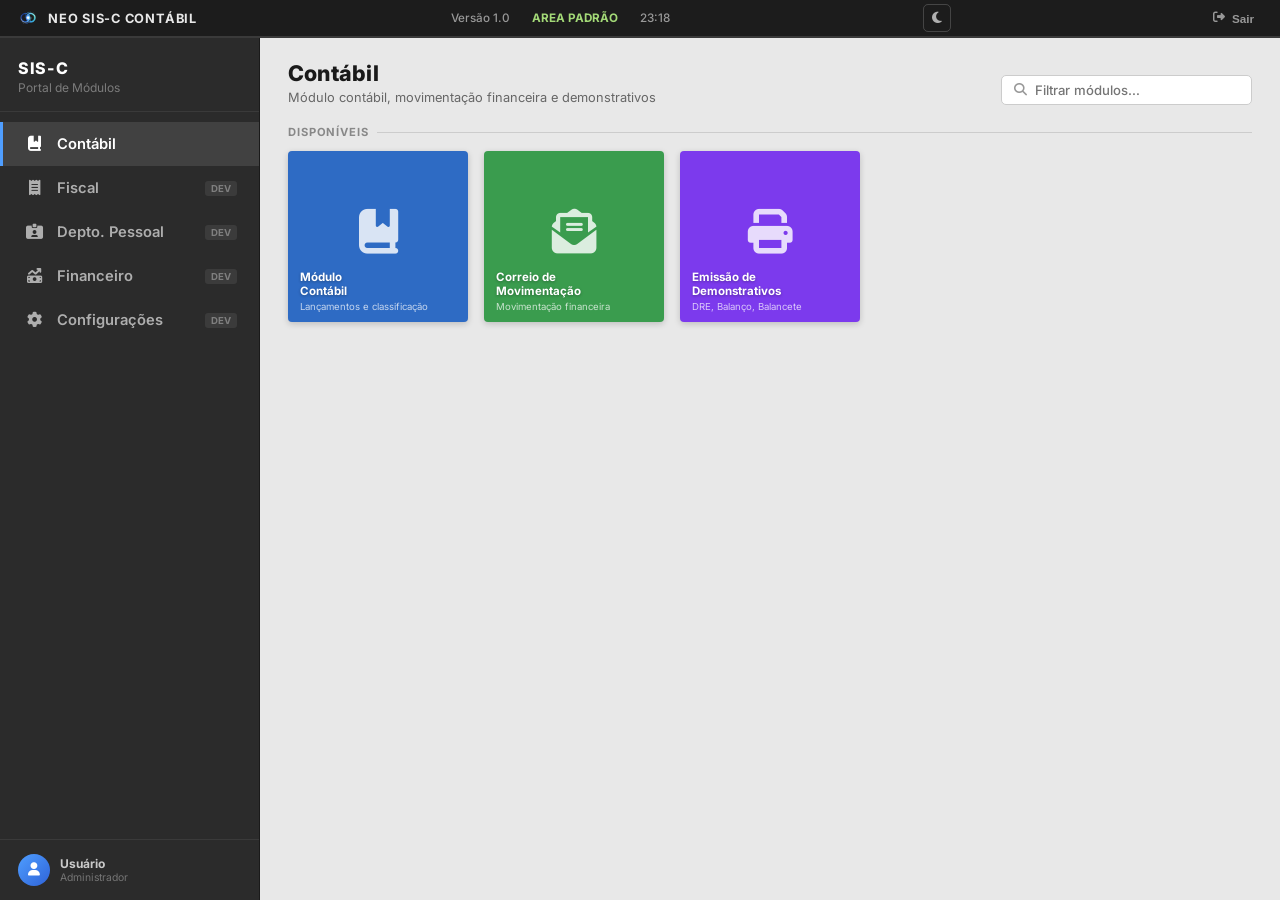
<file: modulos.html>
﻿<!DOCTYPE html>
<html lang="pt-BR">
<head>
<meta charset="UTF-8">
<meta name="viewport" content="width=device-width, initial-scale=1.0">
<title>SIS-C | Módulos</title>
<link rel="icon" type="image/png" href="icosis-c.png">
<link rel="preconnect" href="https://fonts.googleapis.com">
<link rel="preconnect" href="https://fonts.gstatic.com" crossorigin>
<link href="https://fonts.googleapis.com/css2?family=Inter:wght@400;500;600;700;800&display=swap" rel="stylesheet">
<link rel="stylesheet" href="https://cdnjs.cloudflare.com/ajax/libs/font-awesome/6.5.2/css/all.min.css">
<style>
*{box-sizing:border-box;margin:0;padding:0}
html,body{height:100%;font-family:'Inter',sans-serif;background:#f0f0f0;overflow:hidden}

/* ─── TOP BAR ─── */
.topbar{
  position:fixed;top:0;left:0;right:0;z-index:100;
  height:38px;display:flex;align-items:center;justify-content:space-between;
  background:#1c1c1c;padding:0 18px;
  border-bottom:2px solid #3a3a3a;
  user-select:none;
}
.topbar-brand{display:flex;align-items:center;gap:10px;color:#fff}
.topbar-brand img{width:20px;height:20px;object-fit:contain}
.topbar-brand span{font-size:.8rem;font-weight:700;letter-spacing:.06em;text-transform:uppercase;opacity:.9}
.topbar-info{display:flex;align-items:center;gap:22px}
.topbar-info span{font-size:.73rem;color:rgba(255,255,255,.55);font-weight:500}
.topbar-info .tag{color:#a3d977;font-weight:700}
.topbar-exit{
  display:flex;align-items:center;gap:7px;
  color:rgba(255,255,255,.55);font-size:.73rem;font-weight:600;
  background:none;border:none;cursor:pointer;padding:4px 8px;border-radius:4px;
  transition:background .15s,color .15s;
}
.topbar-exit:hover{background:rgba(255,255,255,.08);color:#fff}
.btn-theme-mod{
  display:flex;align-items:center;justify-content:center;
  width:28px;height:28px;border-radius:5px;
  border:1px solid rgba(255,255,255,.18);background:transparent;
  color:rgba(255,255,255,.65);cursor:pointer;font-size:.82rem;
  transition:background .14s,color .14s;
}
.btn-theme-mod:hover{background:rgba(255,255,255,.1);color:#fff}
.btn-theme-mod .icon-sun{display:none}
.btn-theme-mod .icon-moon{display:inline}
html.light .btn-theme-mod .icon-sun{display:inline}
html.light .btn-theme-mod .icon-moon{display:none}
html.dark .btn-theme-mod .icon-sun{display:none}
html.dark .btn-theme-mod .icon-moon{display:inline}

/* ─── LAYOUT ─── */
.app{
  display:flex;height:100vh;padding-top:38px;
}

/* ─── LEFT NAV ─── */
.sidenav{
  width:260px;flex-shrink:0;
  background:#2b2b2b;
  display:flex;flex-direction:column;
  border-right:1px solid #1a1a1a;
  overflow-y:auto;
}
.sidenav-logo{
  padding:20px 18px 16px;
  border-bottom:1px solid rgba(255,255,255,.07);
}
.sidenav-logo .sys-title{
  font-size:1rem;font-weight:800;color:#fff;letter-spacing:.04em;
}
.sidenav-logo .sys-sub{
  font-size:.75rem;color:rgba(255,255,255,.38);margin-top:2px;
}
.sidenav-groups{flex:1;padding:10px 0}
.group-btn{
  width:100%;display:flex;align-items:center;gap:14px;
  padding:13px 22px;
  background:none;border:none;cursor:pointer;
  color:rgba(255,255,255,.62);font:600 .92rem 'Inter',sans-serif;
  text-align:left;transition:background .14s,color .14s;
  border-left:3px solid transparent;
  position:relative;
}
.group-btn i{width:18px;text-align:center;font-size:.95rem;flex-shrink:0}
.group-btn:hover{background:rgba(255,255,255,.06);color:rgba(255,255,255,.9)}
.group-btn.active{
  background:rgba(255,255,255,.10);
  color:#fff;
  border-left-color:#4f9eff;
}
.group-btn .badge-dev{
  margin-left:auto;font-size:.6rem;font-weight:700;
  padding:2px 6px;border-radius:3px;
  background:rgba(255,255,255,.08);color:rgba(255,255,255,.35);
  white-space:nowrap;
}
.sidenav-footer{
  padding:14px 18px;border-top:1px solid rgba(255,255,255,.07);
}
.sidenav-user{display:flex;align-items:center;gap:10px}
.user-avatar{
  width:32px;height:32px;border-radius:50%;
  background:linear-gradient(135deg,#4f9eff,#2f63d8);
  display:grid;place-items:center;font-size:.85rem;color:#fff;flex-shrink:0;
}
.user-name{font-size:.75rem;font-weight:700;color:rgba(255,255,255,.75)}
.user-role{font-size:.65rem;color:rgba(255,255,255,.35)}

/* ─── CONTENT ─── */
.content{
  flex:1;overflow-y:auto;background:#e8e8e8;
  display:flex;flex-direction:column;
}
.content-header{
  padding:22px 28px 0;
  display:flex;align-items:flex-end;justify-content:space-between;
  gap:16px;flex-shrink:0;
}
.content-title{
  font-size:1.35rem;font-weight:800;color:#1a1a1a;letter-spacing:.01em;
}
.content-desc{font-size:.8rem;color:#666;margin-top:4px}
.content-search{
  display:flex;align-items:center;gap:8px;
  background:#fff;border:1px solid #ccc;border-radius:5px;
  padding:6px 12px;min-width:220px;
}
.content-search input{
  border:none;outline:none;font:500 .82rem 'Inter',sans-serif;color:#333;
  flex:1;background:transparent;
}
.content-search i{color:#999;font-size:.8rem}

/* ─── TILES AREA ─── */
.tiles-area{
  padding:20px 28px 32px;
  flex:1;
}

/* Section heading */
.section-label{
  font-size:.7rem;font-weight:700;color:#888;letter-spacing:.08em;
  text-transform:uppercase;margin-bottom:12px;
  display:flex;align-items:center;gap:8px;
}
.section-label::after{content:'';flex:1;height:1px;background:#ccc}

/* Tiles grid */
.tiles-grid{
  display:grid;
  grid-template-columns:repeat(auto-fill,minmax(180px,1fr));
  gap:16px;
  margin-bottom:32px;
}

/* Individual tile */
.tile{
  aspect-ratio:1/.95;
  border-radius:4px;
  display:flex;flex-direction:column;align-items:flex-start;justify-content:flex-end;
  padding:12px 12px 10px;
  cursor:pointer;position:relative;overflow:hidden;
  transition:filter .15s,transform .12s;
  text-decoration:none;border:none;
  box-shadow:0 2px 6px rgba(0,0,0,.18);
}
.tile:hover{filter:brightness(1.1);transform:scale(1.03)}
.tile:active{transform:scale(.98)}
.tile.locked{cursor:default;filter:grayscale(.4) brightness(.82)}
.tile.locked:hover{filter:grayscale(.4) brightness(.82);transform:none}

/* Tile icon */
.tile-icon{
  position:absolute;top:50%;left:50%;
  transform:translate(-50%,-60%);
  font-size:2.8rem;color:rgba(255,255,255,.82);
  pointer-events:none;
}
/* Tile label */
.tile-label{
  font-size:.72rem;font-weight:700;color:#fff;
  line-height:1.2;position:relative;z-index:1;
  text-shadow:0 1px 3px rgba(0,0,0,.3);
}
.tile-sub{
  font-size:.6rem;color:rgba(255,255,255,.72);margin-top:2px;
  position:relative;z-index:1;
}
/* Lock badge */
.tile-lock{
  position:absolute;top:7px;right:7px;
  font-size:.65rem;background:rgba(0,0,0,.28);
  color:rgba(255,255,255,.65);padding:2px 5px;border-radius:2px;
  font-weight:700;letter-spacing:.04em;
}

/* Tile color variants */
.t-blue       {background:#2e6bc4}
.t-blue-dark  {background:#1b4fa0}
.t-green      {background:#3a9c4e}
.t-green-dark {background:#2b7a3c}
.t-orange     {background:#d9760c}
.t-orange2    {background:#c9500e}
.t-red        {background:#c0392b}
.t-gray       {background:#6b7280}
.t-gray2      {background:#52606d}
.t-purple     {background:#7c3aed}
.t-purple2    {background:#5b21b6}
.t-teal       {background:#0e7490}
.t-teal2      {background:#155e75}
.t-yellow     {background:#b45309}
.t-yellow2    {background:#92400e}
.t-pink       {background:#be185d}
.t-slate      {background:#475569}

/* ─── EMPTY STATE ─── */
.empty-state{
  flex:1;display:flex;flex-direction:column;align-items:center;justify-content:center;
  color:#aaa;text-align:center;padding:40px;
}
.empty-state i{font-size:3rem;margin-bottom:16px;opacity:.4}
.empty-state p{font-size:.9rem;font-weight:600}

/* Scrollbar */
.sidenav::-webkit-scrollbar,.content::-webkit-scrollbar{width:5px}
.sidenav::-webkit-scrollbar-track{background:transparent}
.sidenav::-webkit-scrollbar-thumb{background:rgba(255,255,255,.12);border-radius:3px}
.content::-webkit-scrollbar-track{background:transparent}
.content::-webkit-scrollbar-thumb{background:rgba(0,0,0,.15);border-radius:3px}

/* ─── LIGHT MODE (html.light) ─── */
html.light body{background:#e8e8e8;color:#1a1a2e}
html.light .topbar{background:#1c1c1c}
html.light .sidenav{background:#2b2b2b;border-right-color:#1a1a1a}
html.light .sidenav-logo .sys-title{color:#fff}
html.light .sidenav-logo .sys-sub{color:rgba(255,255,255,.5)}
html.light .group-btn{color:rgba(255,255,255,.65)}
html.light .group-btn:hover{background:rgba(255,255,255,.08);color:#fff}
html.light .group-btn.active{background:rgba(79,158,255,.15);color:#fff;border-left-color:#4f9eff}
html.light .content{background:#e8e8e8}
html.light .content-header{color:#222}
html.light .search-bar{background:#fff;border-color:#ccc;color:#1a1a2e}
html.light .tile{color:#fff}
html.light .tile-locked{background:#ccc!important;color:#666}

/* ─── DARK MODE (html.dark) ─── */
html.dark body{background:#111318;color:#e2e8f0}
html.dark .topbar{background:#0d0f14;border-bottom-color:#252830}
html.dark .sidenav{background:#161920;border-right-color:#252830}
html.dark .sidenav-logo .sys-title{color:#e2e8f0}
html.dark .sidenav-logo .sys-sub{color:rgba(255,255,255,.4)}
html.dark .group-btn{color:rgba(255,255,255,.55)}
html.dark .group-btn:hover{background:rgba(255,255,255,.07);color:#e2e8f0}
html.dark .group-btn.active{background:rgba(74,144,226,.18);color:#93c5fd;border-left-color:#4a90e2}
html.dark .content{background:#111318}
html.dark .content-header{color:#e2e8f0}
html.dark .search-bar{background:#1e2029;border-color:#363a47;color:#e2e8f0}
html.dark .search-bar::placeholder{color:#4b5563}
html.dark .tile{color:#fff}
html.dark .tile-label{color:#fff}
html.dark .tile-locked{background:#252830!important;color:#4b5563}
html.dark .sidenav-footer{border-top-color:#252830;color:#6b7280}
html.dark .empty-state{color:#6b7280}
html.dark .badge-dev{background:#252830;color:#6b7280}
</style>
</head>
<body>

<!-- TOP BAR -->
<nav class="topbar">
  <div class="topbar-brand">
    <img src="icosis-c.png" alt="SIS-C">
    <span>NEO SIS-C Contábil</span>
  </div>
  <div class="topbar-info">
    <span>Versão 1.0</span>
    <span class="tag">AREA PADRÃO</span>
    <span id="clock"></span>
  </div>
  <button class="btn-theme-mod" id="themeToggleMod" onclick="toggleThemeMod()" title="Alternar tema claro/escuro">
    <i class="fa-solid fa-sun icon-sun"></i>
    <i class="fa-solid fa-moon icon-moon"></i>
  </button>
  <button class="topbar-exit" onclick="window.location.href='index.html'">
    <i class="fa-solid fa-right-from-bracket"></i> Sair
  </button>
</nav>

<div class="app">

  <!-- LEFT SIDEBAR -->
  <nav class="sidenav">
    <div class="sidenav-logo">
      <div class="sys-title">SIS-C</div>
      <div class="sys-sub">Portal de Módulos</div>
    </div>

    <div class="sidenav-groups" id="sidenavGroups">
      <!-- injected by JS -->
    </div>

    <div class="sidenav-footer">
      <div class="sidenav-user">
        <div class="user-avatar"><i class="fa-solid fa-user"></i></div>
        <div>
          <div class="user-name">Usuário</div>
          <div class="user-role">Administrador</div>
        </div>
      </div>
    </div>
  </nav>

  <!-- MAIN CONTENT -->
  <main class="content" id="contentArea">
    <!-- injected by JS -->
  </main>

</div>

<script>
(function () {

  /* ── DATA ── */
  var GROUPS = [
    {
      id: 'contabil',
      label: 'Contábil',
      icon: 'fa-solid fa-book-bookmark',
      desc: 'Módulo contábil, movimentação financeira e demonstrativos',
      sections: [
        {
          title: 'Disponíveis',
          tiles: [
            { label: 'Módulo\nContábil', sub: 'Lançamentos e classificação', icon: 'fa-solid fa-book-bookmark', color: 't-blue', href: 'contabil.html' },
            { label: 'Correio de\nMovimentação', sub: 'Movimentação financeira', icon: 'fa-solid fa-envelope-open-text', color: 't-green', href: 'contabil.html' },
            { label: 'Emissão de\nDemonstrativos', sub: 'DRE, Balanço, Balancete', icon: 'fa-solid fa-print', color: 't-purple', href: 'contabil.html' }
          ]
        }
      ]
    },
    {
      id: 'fiscal',
      label: 'Fiscal',
      icon: 'fa-solid fa-receipt',
      desc: 'Emissão de notas fiscais, operacional e apurações de impostos',
      sections: [
        {
          title: 'Em Desenvolvimento',
          tiles: [
            { label: 'Emissão\nde NF', sub: 'NF-e / NFS-e / NFC-e', icon: 'fa-solid fa-file-contract', color: 't-orange', href: 'emissao.html' },
            { label: 'Operacional', sub: 'Escrituração fiscal', icon: 'fa-solid fa-clipboard-check', color: 't-teal', locked: true },
            { label: 'Apurações\nde Imposto', sub: 'ICMS, ISS, PIS/COFINS', icon: 'fa-solid fa-calculator', color: 't-orange2', locked: true }
          ]
        }
      ]
    },
    {
      id: 'dp',
      label: 'Depto. Pessoal',
      icon: 'fa-solid fa-id-card-clip',
      desc: 'Folha de pagamento e relatórios de pessoal',
      sections: [
        {
          title: 'Em Desenvolvimento',
          tiles: [
            { label: 'Folha de\nPagamento', sub: 'Holerites e encargos', icon: 'fa-solid fa-money-check-dollar', color: 't-green', locked: true },
            { label: 'Relatórios\nDP', sub: 'RAIS, CAGED e outros', icon: 'fa-solid fa-chart-column', color: 't-blue', locked: true }
          ]
        }
      ]
    },
    {
      id: 'financeiro',
      label: 'Financeiro',
      icon: 'fa-solid fa-money-bill-trend-up',
      desc: 'Honorários e gestão financeira do escritório',
      sections: [
        {
          title: 'Em Desenvolvimento',
          tiles: [
            { label: 'Honorários', sub: 'Cobrança e controle', icon: 'fa-solid fa-hand-holding-dollar', color: 't-yellow', locked: true }
          ]
        }
      ]
    },
    {
      id: 'config',
      label: 'Configurações',
      icon: 'fa-solid fa-gear',
      desc: 'Empresas, usuários, permissões e parâmetros do sistema',
      sections: [
        {
          title: 'Em Desenvolvimento',
          tiles: [
            { label: 'Empresas', sub: 'Gestão de carteira', icon: 'fa-solid fa-building', color: 't-blue', locked: true },
            { label: 'Plano de\nContas', sub: 'Estrutura global', icon: 'fa-solid fa-list-tree', color: 't-green', locked: true },
            { label: 'Usuários', sub: 'Permissões', icon: 'fa-solid fa-users-gear', color: 't-purple', locked: true },
            { label: 'Parâmetros', sub: 'Sistema', icon: 'fa-solid fa-sliders', color: 't-gray', locked: true },
            { label: 'Certificado\nDigital', sub: 'A1 / A3', icon: 'fa-solid fa-certificate', color: 't-orange', locked: true }
          ]
        }
      ]
    }
  ];

  var activeGroupId = 'contabil';

  /* ── BUILD SIDEBAR ── */
  function buildSidenav() {
    var nav = document.getElementById('sidenavGroups');
    nav.innerHTML = GROUPS.map(function (g) {
      var hasAvailable = g.sections.some(function (s) {
        return !s.title.toLowerCase().includes('desenvolvimento');
      });
      return '<button class="group-btn' + (g.id === activeGroupId ? ' active' : '') + '" data-gid="' + g.id + '">' +
        '<i class="' + g.icon + '"></i>' +
        '<span>' + g.label + '</span>' +
        (!hasAvailable ? '<span class="badge-dev">DEV</span>' : '') +
        '</button>';
    }).join('');

    nav.querySelectorAll('.group-btn').forEach(function (btn) {
      btn.addEventListener('click', function () {
        nav.querySelectorAll('.group-btn').forEach(function (b) { b.classList.remove('active'); });
        btn.classList.add('active');
        activeGroupId = btn.dataset.gid;
        renderContent();
      });
    });
  }

  /* ── BUILD CONTENT ── */
  function renderContent() {
    var group = GROUPS.find(function (g) { return g.id === activeGroupId; });
    if (!group) return;

    var searchVal = (document.getElementById('searchInput') || { value: '' }).value.toLowerCase();

    var sectionsHtml = group.sections.map(function (sec) {
      var tiles = sec.tiles.filter(function (t) {
        if (!searchVal) return true;
        return (t.label + ' ' + (t.sub || '')).toLowerCase().includes(searchVal);
      });
      if (!tiles.length) return '';

      return '<div class="section-label">' + sec.title + '</div>' +
        '<div class="tiles-grid">' +
        tiles.map(function (t) {
          var lines = t.label.split('\n');
          var tag = t.href ? 'a' : 'div';
          var href = t.href ? ' href="' + t.href + '"' : '';
          var locked = t.locked ? ' locked' : '';
          return '<' + tag + href + ' class="tile ' + t.color + locked + '">' +
            '<i class="tile-icon ' + t.icon + '"></i>' +
            (t.locked ? '<span class="tile-lock">DEV</span>' : '') +
            '<div class="tile-label">' + lines.join('<br>') + '</div>' +
            (t.sub ? '<div class="tile-sub">' + t.sub + '</div>' : '') +
            '</' + tag + '>';
        }).join('') +
        '</div>';
    }).join('');

    document.getElementById('contentArea').innerHTML =
      '<div class="content-header">' +
        '<div>' +
          '<div class="content-title">' + group.label + '</div>' +
          '<div class="content-desc">' + group.desc + '</div>' +
        '</div>' +
        '<label class="content-search">' +
          '<i class="fa-solid fa-magnifying-glass"></i>' +
          '<input id="searchInput" type="search" placeholder="Filtrar módulos…" autocomplete="off">' +
        '</label>' +
      '</div>' +
      '<div class="tiles-area">' + sectionsHtml + '</div>';

    document.getElementById('searchInput').addEventListener('input', renderContent);
  }

  /* ── THEME TOGGLE ── */
  var THEME_KEY = 'siscNfTheme';

  function applyThemeMod(theme) {
    var html = document.documentElement;
    html.classList.remove('dark', 'light');
    if (theme === 'dark') html.classList.add('dark');
    else if (theme === 'light') html.classList.add('light');
    var btn = document.getElementById('themeToggleMod');
    if (btn) btn.title = theme === 'dark' ? 'Mudar para tema claro' : theme === 'light' ? 'Mudar para tema escuro' : 'Alternar tema (automático)';
  }

  window.toggleThemeMod = function () {
    var current = localStorage.getItem(THEME_KEY) || 'auto';
    var next = current === 'auto' ? 'dark' : current === 'dark' ? 'light' : 'auto';
    localStorage.setItem(THEME_KEY, next);
    applyThemeMod(next);
    var labels = { dark: 'Modo escuro', light: 'Modo claro', auto: 'Automático (sistema)' };
    var toast = document.createElement('div');
    toast.textContent = labels[next] || next;
    Object.assign(toast.style, { position:'fixed', bottom:'20px', right:'20px', zIndex:'9999',
      background:'rgba(28,28,28,.95)', color:'#fff', padding:'7px 16px', borderRadius:'5px',
      fontSize:'.76rem', fontFamily:'Inter,sans-serif', fontWeight:'600',
      boxShadow:'0 4px 14px rgba(0,0,0,.4)', pointerEvents:'none', transition:'opacity .3s' });
    document.body.appendChild(toast);
    setTimeout(function () { toast.style.opacity = '0'; }, 1400);
    setTimeout(function () { toast.remove(); }, 1700);
  };

  (function initThemeMod() {
    var saved = localStorage.getItem(THEME_KEY) || 'auto';
    applyThemeMod(saved);
  })();

  /* ── CLOCK ── */
  function updateClock() {
    var el = document.getElementById('clock');
    if (!el) return;
    var now = new Date();
    var h = String(now.getHours()).padStart(2, '0');
    var m = String(now.getMinutes()).padStart(2, '0');
    el.textContent = h + ':' + m;
  }
  updateClock();
  setInterval(updateClock, 30000);

  /* ── INIT ── */
  buildSidenav();
  renderContent();

})();
</script>
</body>
</html>
</file>
